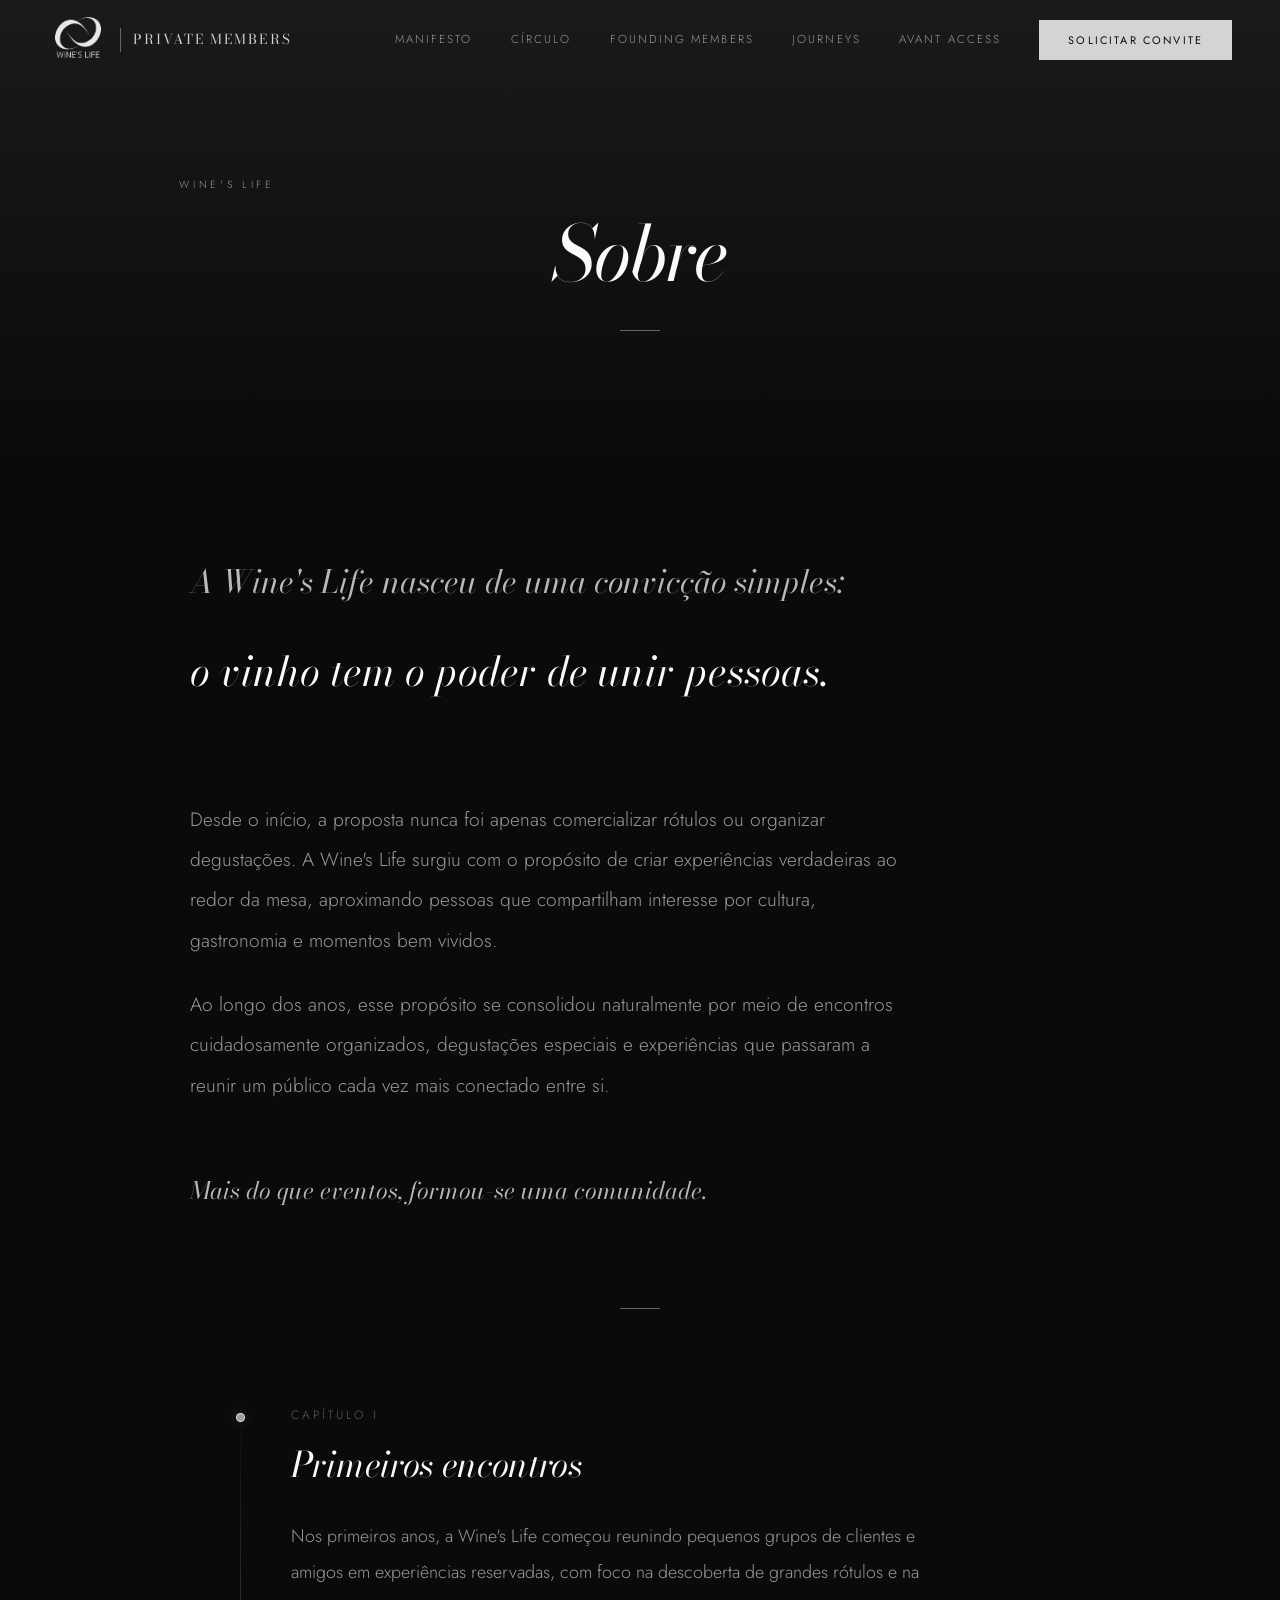
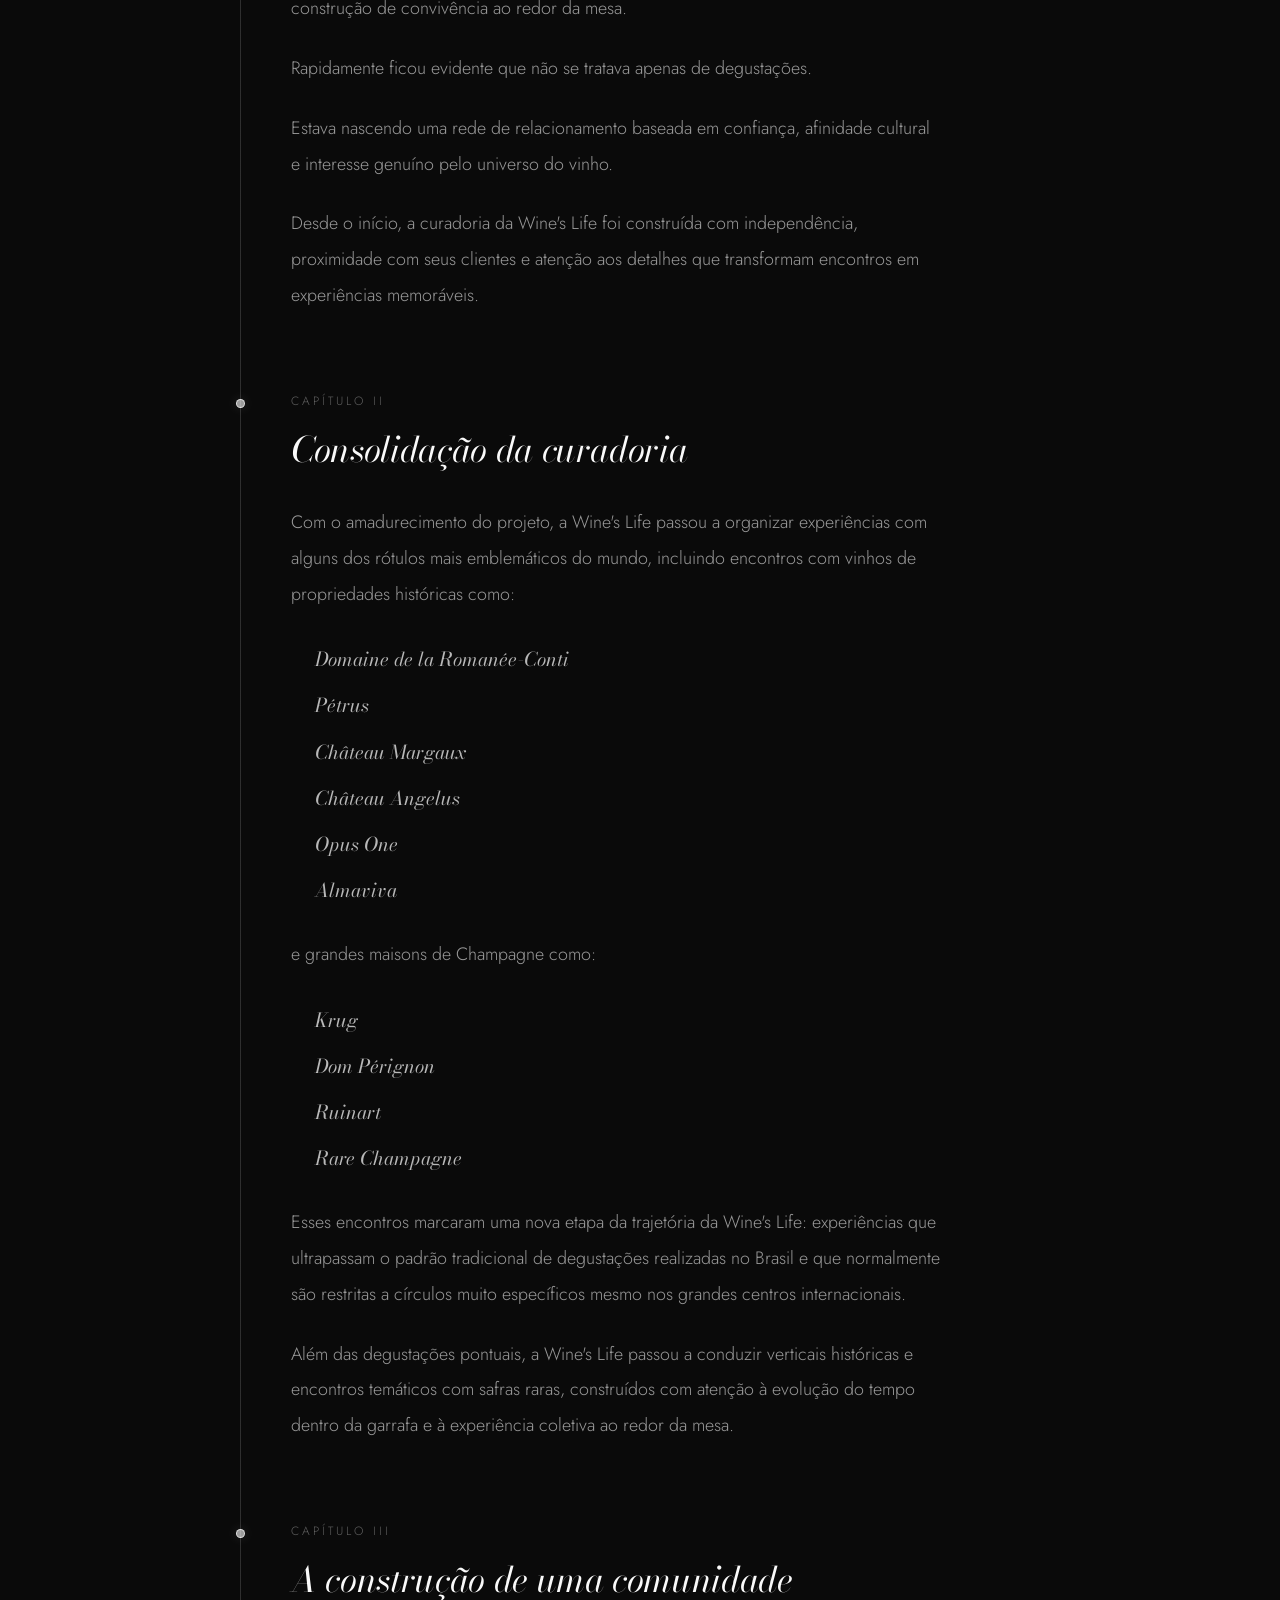
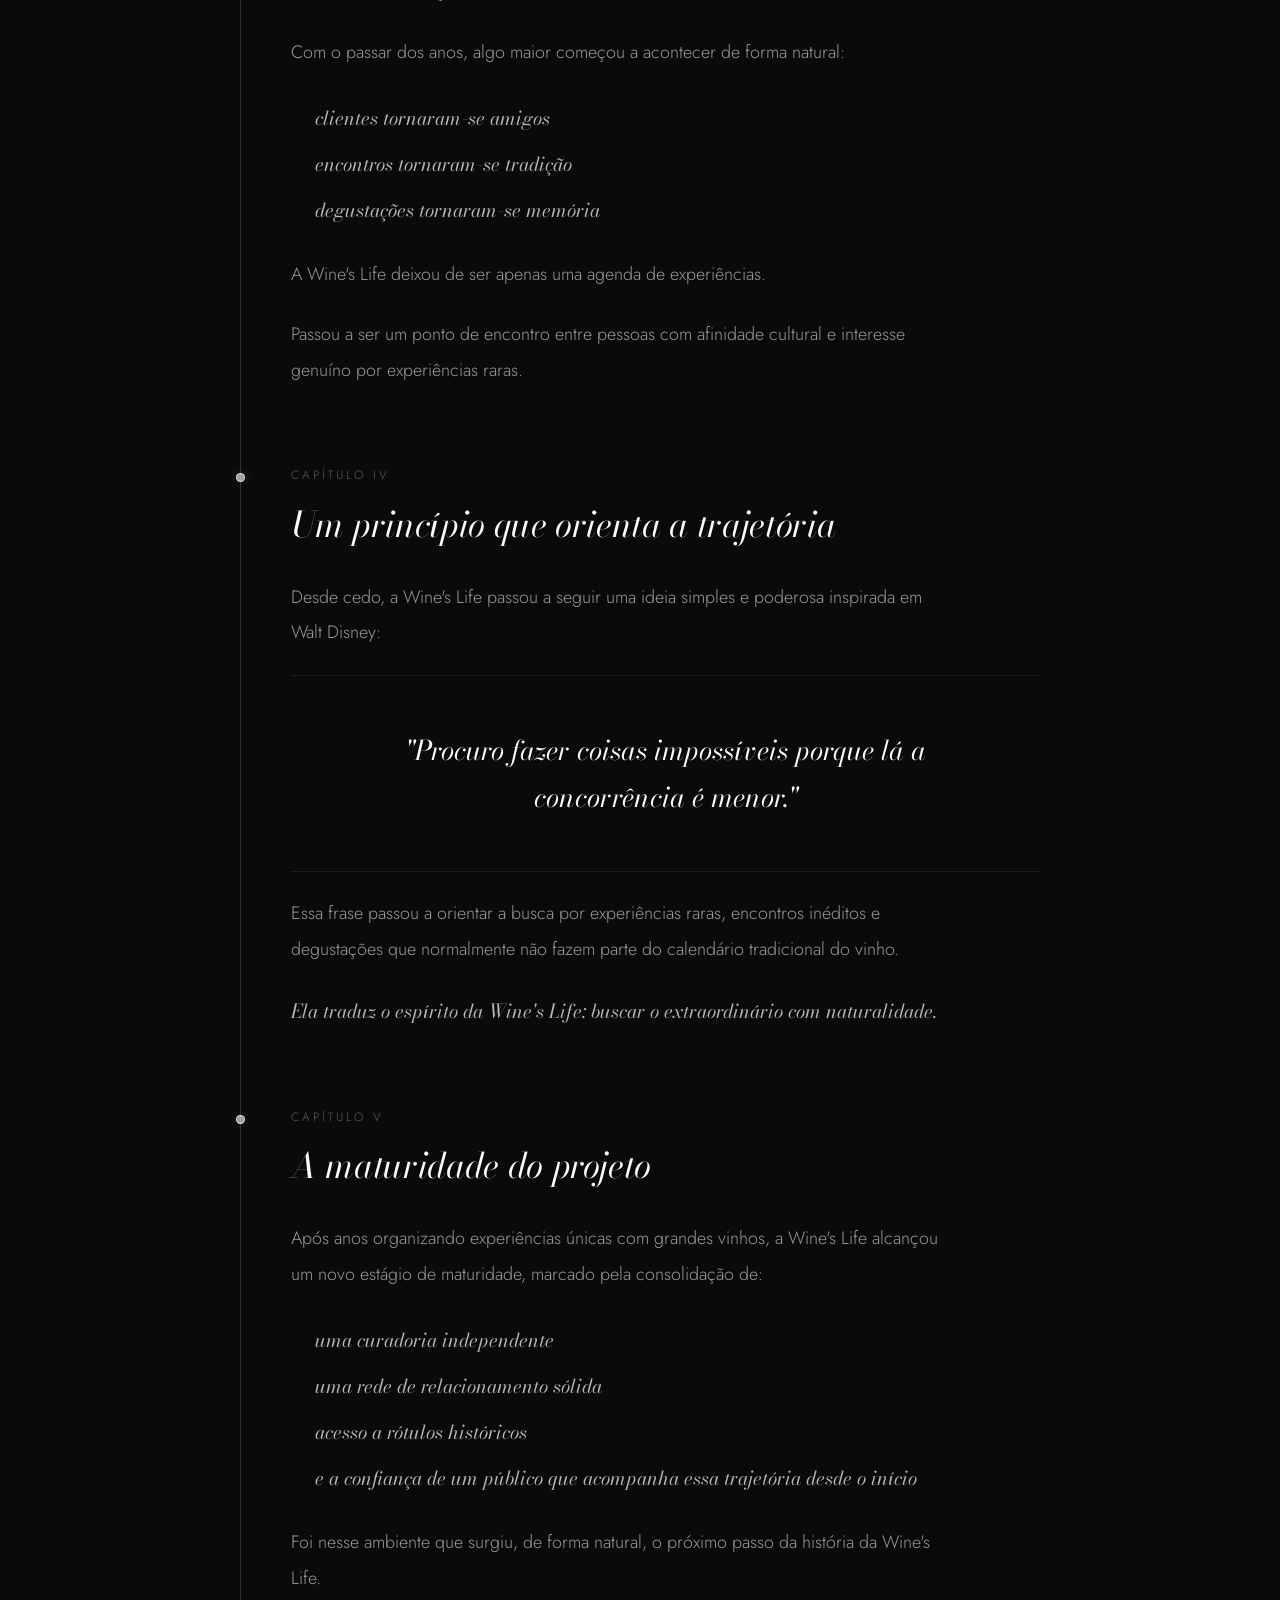
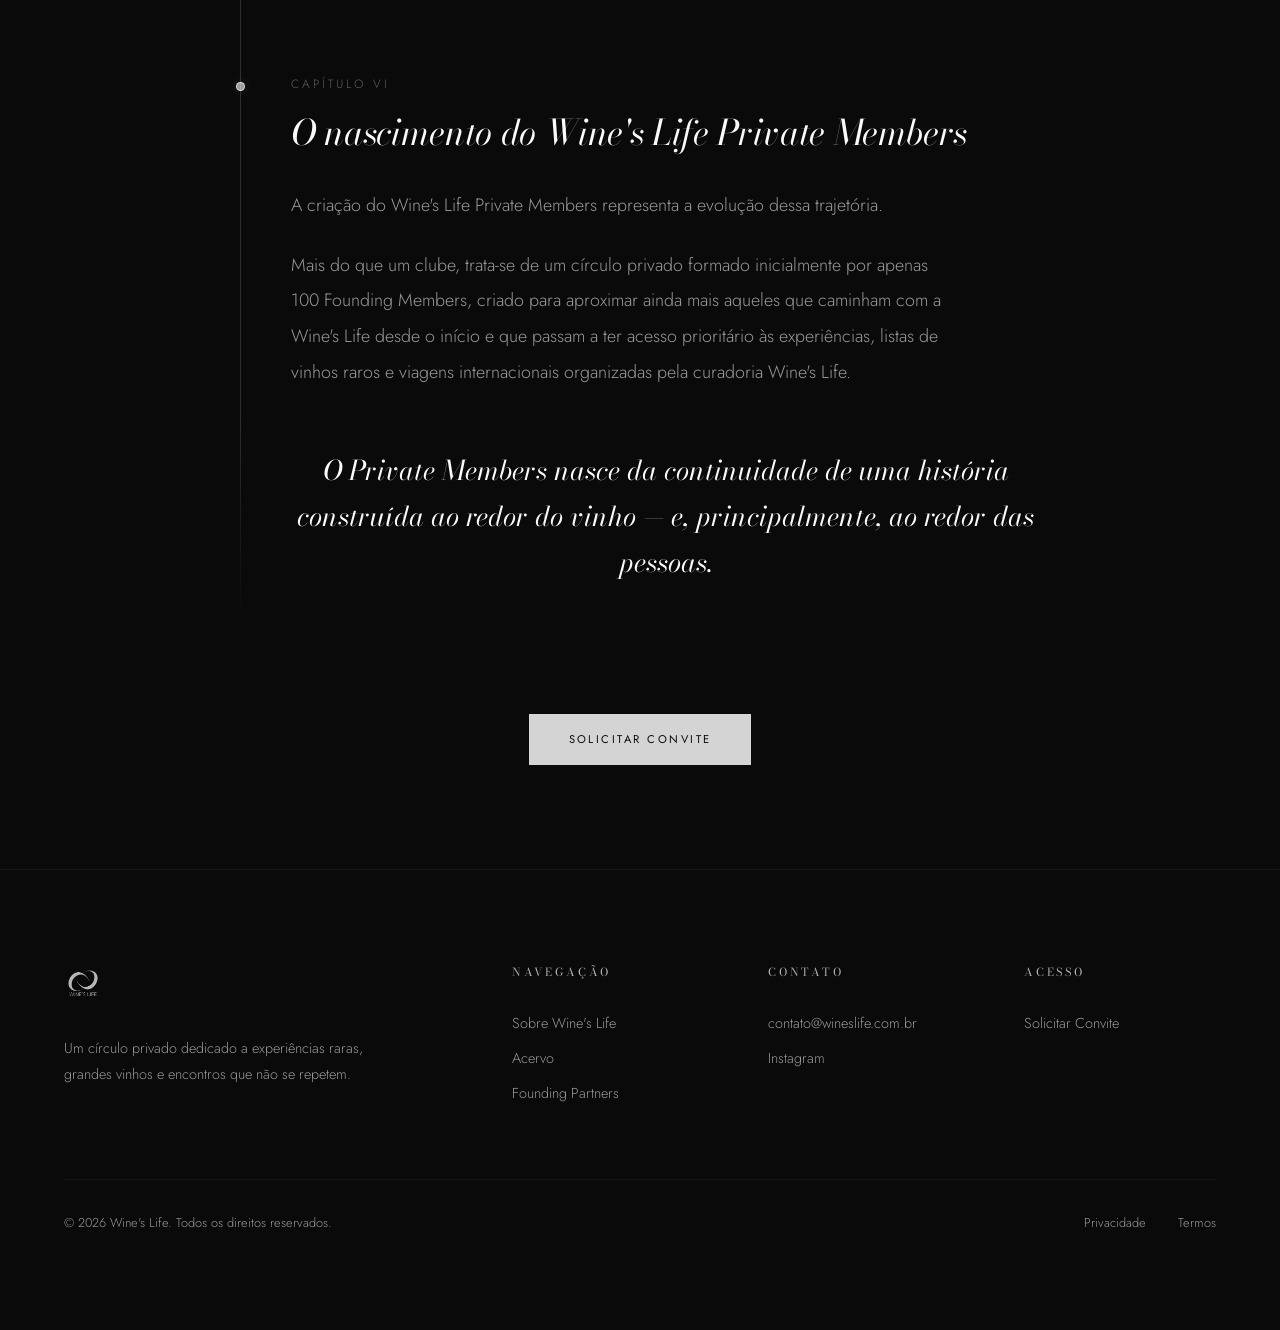
<file: about.html>
<!DOCTYPE html>
<html lang="pt-BR">
<head>
  <meta charset="UTF-8">
  <meta name="viewport" content="width=device-width, initial-scale=1.0">
  <title>Sobre — Wine's Life Private Members</title>
  <link rel="preconnect" href="https://fonts.googleapis.com">
  <link rel="preconnect" href="https://fonts.gstatic.com" crossorigin>
  <link href="https://fonts.googleapis.com/css2?family=Bodoni+Moda:ital,opsz,wght@0,6..96,400;0,6..96,500;0,6..96,600;0,6..96,700;1,6..96,400;1,6..96,500&family=Jost:wght@200;300;400;500&display=swap" rel="stylesheet">
  <link rel="stylesheet" href="css/style.css">

  <style>
    /* ── Timeline ── */
    .timeline {
      position: relative;
      padding: 0;
      max-width: 800px;
      margin: 0 auto;
    }

    /* Vertical line */
    .timeline::before {
      content: '';
      position: absolute;
      left: 0;
      top: 0;
      bottom: 0;
      width: 1px;
      background: linear-gradient(to bottom, transparent, rgba(255,255,255,0.15) 5%, rgba(255,255,255,0.15) 95%, transparent);
    }

    /* Each timeline block */
    .timeline__block {
      position: relative;
      padding-left: clamp(2.5rem, 4vw, 4rem);
      padding-bottom: clamp(4rem, 6vw, 6rem);
    }

    .timeline__block:last-child {
      padding-bottom: 0;
    }

    /* Dot on the line */
    .timeline__block::before {
      content: '';
      position: absolute;
      left: -4px;
      top: 8px;
      width: 9px;
      height: 9px;
      border-radius: 50%;
      background: rgba(255,255,255,0.25);
      border: 1px solid rgba(255,255,255,0.4);
      transition: background 0.4s ease, border-color 0.4s ease, box-shadow 0.4s ease;
    }

    .timeline__block.is-visible::before {
      background: rgba(255,255,255,0.6);
      border-color: rgba(255,255,255,0.7);
      box-shadow: 0 0 12px rgba(255,255,255,0.15);
    }

    /* Year / era label */
    .timeline__era {
      font-family: var(--font-body);
      font-size: 0.75rem;
      font-weight: 300;
      letter-spacing: 0.25em;
      text-transform: uppercase;
      color: rgba(255,255,255,0.35);
      margin-bottom: 1rem;
    }

    /* Section headings */
    .timeline__title {
      font-family: var(--font-display);
      font-size: clamp(1.6rem, 2.8vw, 2.2rem);
      font-weight: 400;
      font-style: italic;
      color: var(--white);
      margin-bottom: clamp(1.5rem, 2.5vw, 2rem);
      line-height: 1.3;
    }

    /* Body text */
    .timeline__text {
      color: var(--silver);
      font-size: clamp(1rem, 1.4vw, 1.15rem);
      line-height: 2;
      margin-bottom: 1.5rem;
    }

    .timeline__text:last-child {
      margin-bottom: 0;
    }

    /* Highlight / italic accent text */
    .timeline__accent {
      font-family: var(--font-display);
      font-style: italic;
      color: var(--silver-light);
      font-size: clamp(1.05rem, 1.5vw, 1.2rem);
      line-height: 2;
    }

    /* Wine list */
    .timeline__list {
      font-family: var(--font-display);
      font-style: italic;
      color: var(--silver-light);
      font-size: clamp(1.05rem, 1.5vw, 1.2rem);
      line-height: 2.4;
      padding-left: 1.5rem;
      margin-bottom: 1.5rem;
    }

    /* Quote block */
    .timeline__quote {
      font-family: var(--font-display);
      font-size: clamp(1.3rem, 2.2vw, 1.7rem);
      font-style: italic;
      color: var(--white);
      line-height: 1.7;
      text-align: center;
      padding: clamp(2rem, 4vw, 3.5rem) clamp(1rem, 3vw, 2.5rem);
      border-top: 1px solid rgba(255,255,255,0.08);
      border-bottom: 1px solid rgba(255,255,255,0.08);
      margin: 1.5rem 0;
    }

    /* Large intro text */
    .about-intro__lead {
      font-family: var(--font-display);
      font-size: clamp(1.5rem, 2.5vw, 2rem);
      font-style: italic;
      color: var(--silver-light);
      line-height: 1.7;
      margin-bottom: var(--space-md);
    }

    .about-intro__headline {
      font-family: var(--font-display);
      font-size: clamp(1.8rem, 3.2vw, 2.6rem);
      font-style: italic;
      color: var(--white);
      line-height: 1.5;
      margin-bottom: var(--space-xl);
    }

    .about-intro__body {
      color: var(--silver);
      font-size: clamp(1.05rem, 1.5vw, 1.2rem);
      line-height: 2.1;
      margin-bottom: 1.5rem;
    }

    .about-intro__close {
      font-family: var(--font-display);
      font-size: clamp(1.2rem, 2vw, 1.5rem);
      font-style: italic;
      color: var(--silver-light);
      line-height: 1.8;
      margin-top: var(--space-lg);
    }

    /* Closing statement */
    .timeline__closing {
      font-family: var(--font-display);
      font-size: clamp(1.3rem, 2.2vw, 1.7rem);
      font-style: italic;
      color: var(--white);
      line-height: 1.7;
      text-align: center;
      padding: var(--space-md) 0;
    }

    /* Line progress animation */
    .timeline__progress {
      position: absolute;
      left: 0;
      top: 0;
      width: 1px;
      height: 0;
      background: linear-gradient(to bottom, rgba(255,255,255,0.5), rgba(255,255,255,0.2));
      transition: height 0.1s linear;
      z-index: 1;
    }

    /* Responsive */
    @media (max-width: 768px) {
      .timeline {
        padding-left: 0.5rem;
      }
      .timeline__block {
        padding-left: 2rem;
      }
    }
  </style>
</head>
<body>

  <nav class="nav">
    <a href="index.html" class="nav__logo">
      <img src="images/logo wines semfundo.png" alt="Wine's Life">
      <span class="nav__logo-text">Private Members</span>
    </a>
    <div class="nav__links">
      <a href="index.html#manifesto" class="nav__link">Manifesto</a>
      <a href="index.html#circulo" class="nav__link">Círculo</a>
      <a href="index.html#founding" class="nav__link">Founding Members</a>
      <a href="index.html#journeys" class="nav__link">Journeys</a>
      <a href="index.html#avant-access" class="nav__link">Avant Access</a>
      <a href="invite.html" class="nav__cta">Solicitar Convite</a>
    </div>
    <div class="nav__toggle"><span></span><span></span><span></span></div>
  </nav>

  <div class="nav__mobile-menu">
    <a href="index.html">Home</a><a href="index.html#manifesto">Manifesto</a><a href="index.html#circulo">Círculo</a><a href="index.html#founding">Founding Members</a><a href="index.html#journeys">Journeys</a><a href="index.html#avant-access">Avant Access</a><a href="invite.html">Solicitar Convite</a>
  </div>

  <section class="page-header" style="padding-left: var(--space-md); padding-right: var(--space-md);">
    <p class="section__eyebrow reveal">Wine's Life</p>
    <h1 class="section__title reveal" style="font-style: italic;">Sobre</h1>
    <div class="section__divider reveal"></div>
  </section>

  <section class="section section--lg section--dark">
    <div class="section__narrow">

      <!-- Intro (sem timeline) -->
      <div class="reveal" style="margin-bottom: var(--space-xl);">
        <p class="about-intro__lead">
          A Wine's Life nasceu de uma convicção simples:
        </p>
        <p class="about-intro__headline">
          o vinho tem o poder de unir pessoas.
        </p>
        <p class="about-intro__body">
          Desde o início, a proposta nunca foi apenas comercializar rótulos ou organizar degustações. A Wine's Life surgiu com o propósito de criar experiências verdadeiras ao redor da mesa, aproximando pessoas que compartilham interesse por cultura, gastronomia e momentos bem vividos.
        </p>
        <p class="about-intro__body">
          Ao longo dos anos, esse propósito se consolidou naturalmente por meio de encontros cuidadosamente organizados, degustações especiais e experiências que passaram a reunir um público cada vez mais conectado entre si.
        </p>
        <p class="about-intro__close">
          Mais do que eventos, formou-se uma comunidade.
        </p>
      </div>

      <div class="section__divider" style="margin: var(--space-xl) auto;"></div>

      <!-- Timeline -->
      <div class="timeline">
        <div class="timeline__progress"></div>

        <!-- 01 — Primeiros encontros -->
        <div class="timeline__block reveal">
          <div class="timeline__era">Capítulo I</div>
          <h2 class="timeline__title">Primeiros encontros</h2>
          <p class="timeline__text">
            Nos primeiros anos, a Wine's Life começou reunindo pequenos grupos de clientes e amigos em experiências reservadas, com foco na descoberta de grandes rótulos e na construção de convivência ao redor da mesa.
          </p>
          <p class="timeline__text">
            Rapidamente ficou evidente que não se tratava apenas de degustações.
          </p>
          <p class="timeline__text">
            Estava nascendo uma rede de relacionamento baseada em confiança, afinidade cultural e interesse genuíno pelo universo do vinho.
          </p>
          <p class="timeline__text">
            Desde o início, a curadoria da Wine's Life foi construída com independência, proximidade com seus clientes e atenção aos detalhes que transformam encontros em experiências memoráveis.
          </p>
        </div>

        <!-- 02 — Consolidação -->
        <div class="timeline__block reveal">
          <div class="timeline__era">Capítulo II</div>
          <h2 class="timeline__title">Consolidação da curadoria</h2>
          <p class="timeline__text">
            Com o amadurecimento do projeto, a Wine's Life passou a organizar experiências com alguns dos rótulos mais emblemáticos do mundo, incluindo encontros com vinhos de propriedades históricas como:
          </p>
          <div class="timeline__list">
            Domaine de la Romanée-Conti<br>
            Pétrus<br>
            Château Margaux<br>
            Château Angelus<br>
            Opus One<br>
            Almaviva
          </div>
          <p class="timeline__text">
            e grandes maisons de Champagne como:
          </p>
          <div class="timeline__list">
            Krug<br>
            Dom Pérignon<br>
            Ruinart<br>
            Rare Champagne
          </div>
          <p class="timeline__text">
            Esses encontros marcaram uma nova etapa da trajetória da Wine's Life: experiências que ultrapassam o padrão tradicional de degustações realizadas no Brasil e que normalmente são restritas a círculos muito específicos mesmo nos grandes centros internacionais.
          </p>
          <p class="timeline__text">
            Além das degustações pontuais, a Wine's Life passou a conduzir verticais históricas e encontros temáticos com safras raras, construídos com atenção à evolução do tempo dentro da garrafa e à experiência coletiva ao redor da mesa.
          </p>
        </div>

        <!-- 03 — Comunidade -->
        <div class="timeline__block reveal">
          <div class="timeline__era">Capítulo III</div>
          <h2 class="timeline__title">A construção de uma comunidade</h2>
          <p class="timeline__text">
            Com o passar dos anos, algo maior começou a acontecer de forma natural:
          </p>
          <div class="timeline__list">
            clientes tornaram-se amigos<br>
            encontros tornaram-se tradição<br>
            degustações tornaram-se memória
          </div>
          <p class="timeline__text">
            A Wine's Life deixou de ser apenas uma agenda de experiências.
          </p>
          <p class="timeline__text">
            Passou a ser um ponto de encontro entre pessoas com afinidade cultural e interesse genuíno por experiências raras.
          </p>
        </div>

        <!-- 04 — Princípio -->
        <div class="timeline__block reveal">
          <div class="timeline__era">Capítulo IV</div>
          <h2 class="timeline__title">Um princípio que orienta a trajetória</h2>
          <p class="timeline__text">
            Desde cedo, a Wine's Life passou a seguir uma ideia simples e poderosa inspirada em Walt Disney:
          </p>
          <div class="timeline__quote">
            "Procuro fazer coisas impossíveis porque lá a concorrência é menor."
          </div>
          <p class="timeline__text">
            Essa frase passou a orientar a busca por experiências raras, encontros inéditos e degustações que normalmente não fazem parte do calendário tradicional do vinho.
          </p>
          <p class="timeline__accent">
            Ela traduz o espírito da Wine's Life: buscar o extraordinário com naturalidade.
          </p>
        </div>

        <!-- 05 — Maturidade -->
        <div class="timeline__block reveal">
          <div class="timeline__era">Capítulo V</div>
          <h2 class="timeline__title">A maturidade do projeto</h2>
          <p class="timeline__text">
            Após anos organizando experiências únicas com grandes vinhos, a Wine's Life alcançou um novo estágio de maturidade, marcado pela consolidação de:
          </p>
          <div class="timeline__list">
            uma curadoria independente<br>
            uma rede de relacionamento sólida<br>
            acesso a rótulos históricos<br>
            e a confiança de um público que acompanha essa trajetória desde o início
          </div>
          <p class="timeline__text">
            Foi nesse ambiente que surgiu, de forma natural, o próximo passo da história da Wine's Life.
          </p>
        </div>

        <!-- 06 — Private Members -->
        <div class="timeline__block reveal">
          <div class="timeline__era">Capítulo VI</div>
          <h2 class="timeline__title">O nascimento do Wine's Life Private Members</h2>
          <p class="timeline__text">
            A criação do Wine's Life Private Members representa a evolução dessa trajetória.
          </p>
          <p class="timeline__text">
            Mais do que um clube, trata-se de um círculo privado formado inicialmente por apenas 100 Founding Members, criado para aproximar ainda mais aqueles que caminham com a Wine's Life desde o início e que passam a ter acesso prioritário às experiências, listas de vinhos raros e viagens internacionais organizadas pela curadoria Wine's Life.
          </p>
          <p class="timeline__closing">
            O Private Members nasce da continuidade de uma história construída ao redor do vinho — e, principalmente, ao redor das pessoas.
          </p>
        </div>

      </div><!-- /timeline -->

      <div style="text-align: center; margin-top: var(--space-xl);" class="reveal">
        <a href="invite.html" class="btn btn--primary">Solicitar Convite</a>
      </div>

    </div>
  </section>

  <footer class="footer">
    <div class="footer__inner">
      <div class="footer__brand">
        <img src="images/logo wines semfundo.png" alt="Wine's Life">
        <p>Um círculo privado dedicado a experiências raras, grandes vinhos e encontros que não se repetem.</p>
      </div>

      <div>
        <h5 class="footer__col-title">Navegação</h5>
        <div class="footer__links">
          <a href="about.html">Sobre Wine's Life</a>
          <a href="acervo.html">Acervo</a>
          <a href="index.html#founding">Founding Partners</a>
        </div>
      </div>

      <div>
        <h5 class="footer__col-title">Contato</h5>
        <div class="footer__links">
          <a href="mailto:contato@wineslife.com.br">contato@wineslife.com.br</a>
          <a href="https://www.instagram.com/wineslife_/" target="_blank" rel="noopener">Instagram</a>
        </div>
      </div>

      <div>
        <h5 class="footer__col-title">Acesso</h5>
        <div class="footer__links">
          <a href="invite.html">Solicitar Convite</a>
        </div>
      </div>
    </div>
    <div class="footer__bottom"><p class="footer__copy">&copy; 2026 Wine's Life. Todos os direitos reservados.</p><div class="footer__legal"><a href="#">Privacidade</a><a href="#">Termos</a></div></div>
  </footer>

  <script src="js/main.js"></script>

  <script>
    /* ── Timeline progress line + dot activation ── */
    (function() {
      var timeline = document.querySelector('.timeline');
      var progress = document.querySelector('.timeline__progress');
      var blocks = document.querySelectorAll('.timeline__block');
      if (!timeline || !progress) return;

      function updateTimeline() {
        var rect = timeline.getBoundingClientRect();
        var timelineTop = rect.top;
        var timelineHeight = rect.height;
        var viewportH = window.innerHeight;

        // Progress: how far the viewport center has traveled through the timeline
        var trigger = viewportH * 0.6;
        var scrolled = trigger - timelineTop;
        var pct = Math.max(0, Math.min(1, scrolled / timelineHeight));
        progress.style.height = (pct * 100) + '%';

        // Activate dots
        blocks.forEach(function(block) {
          var bRect = block.getBoundingClientRect();
          if (bRect.top < trigger) {
            block.classList.add('is-visible');
          }
        });
      }

      window.addEventListener('scroll', updateTimeline, { passive: true });
      updateTimeline();
    })();
  </script>
</body>
</html>
</file>
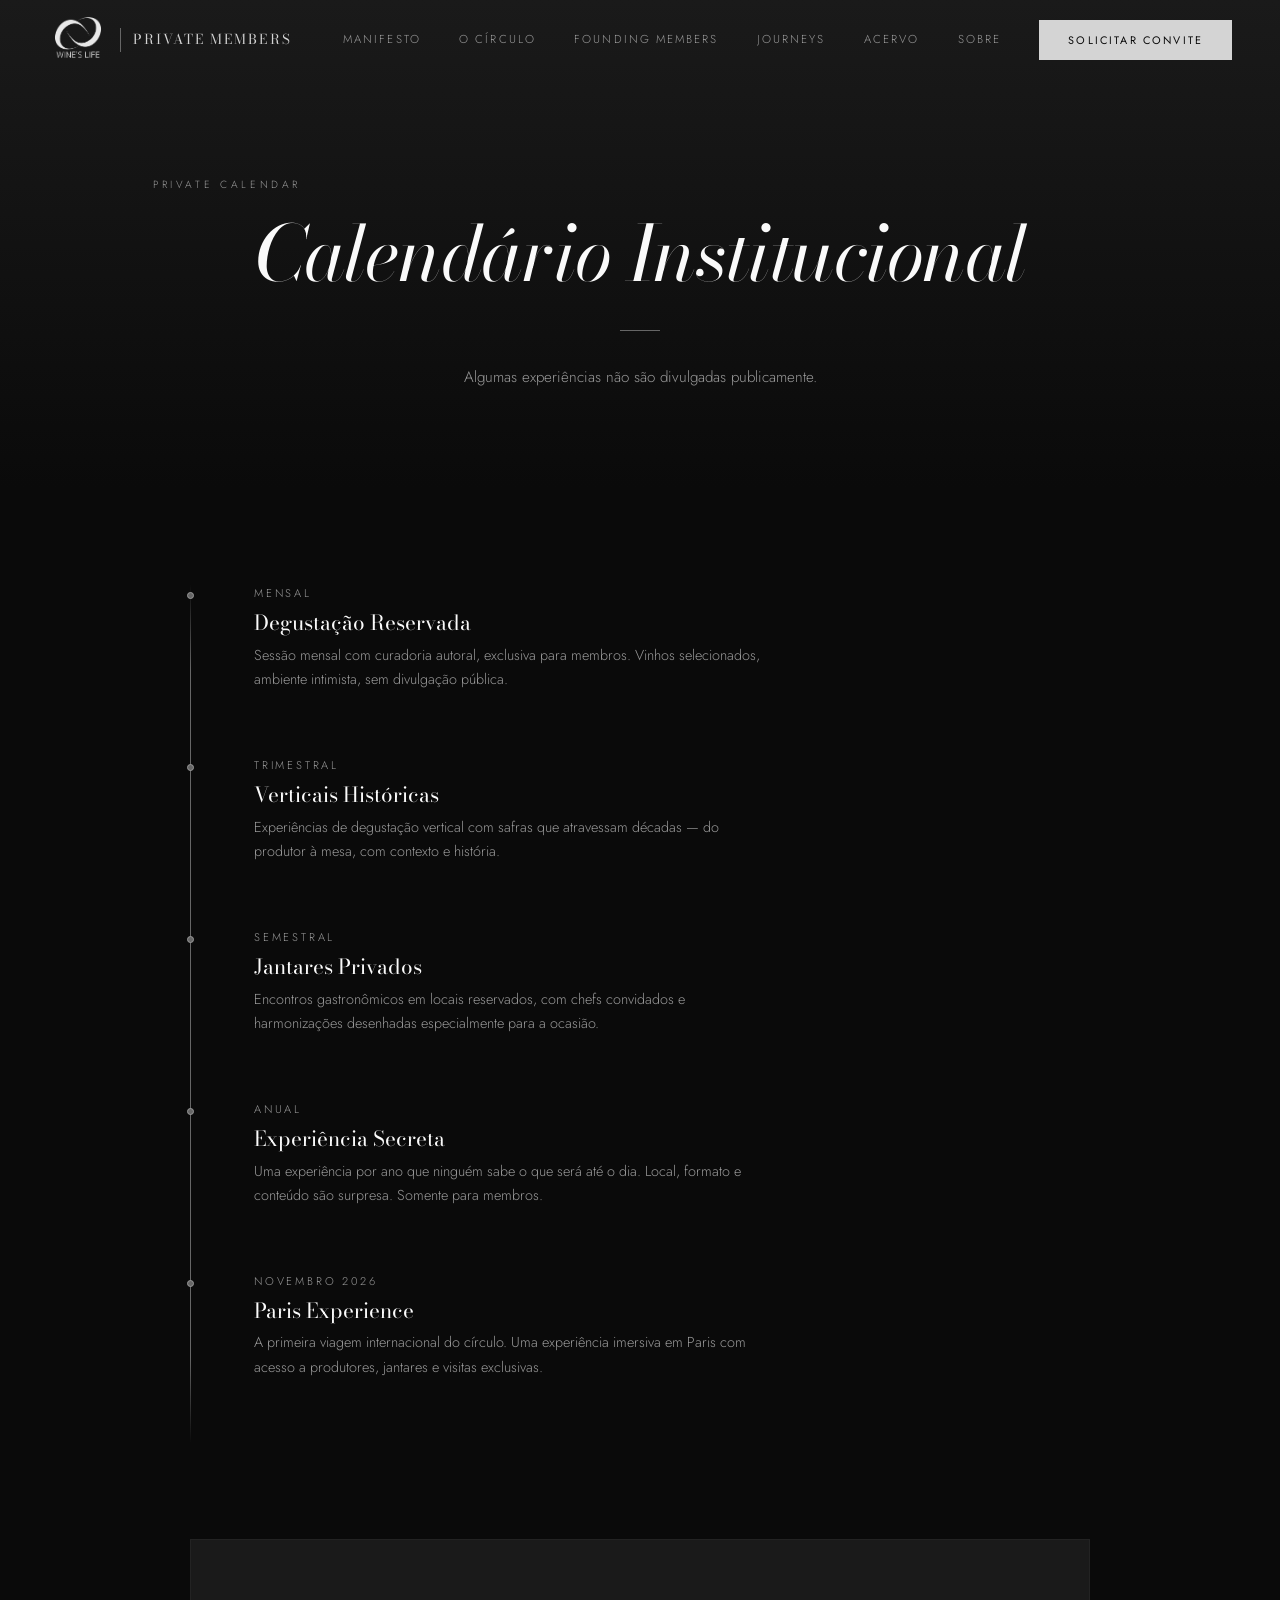
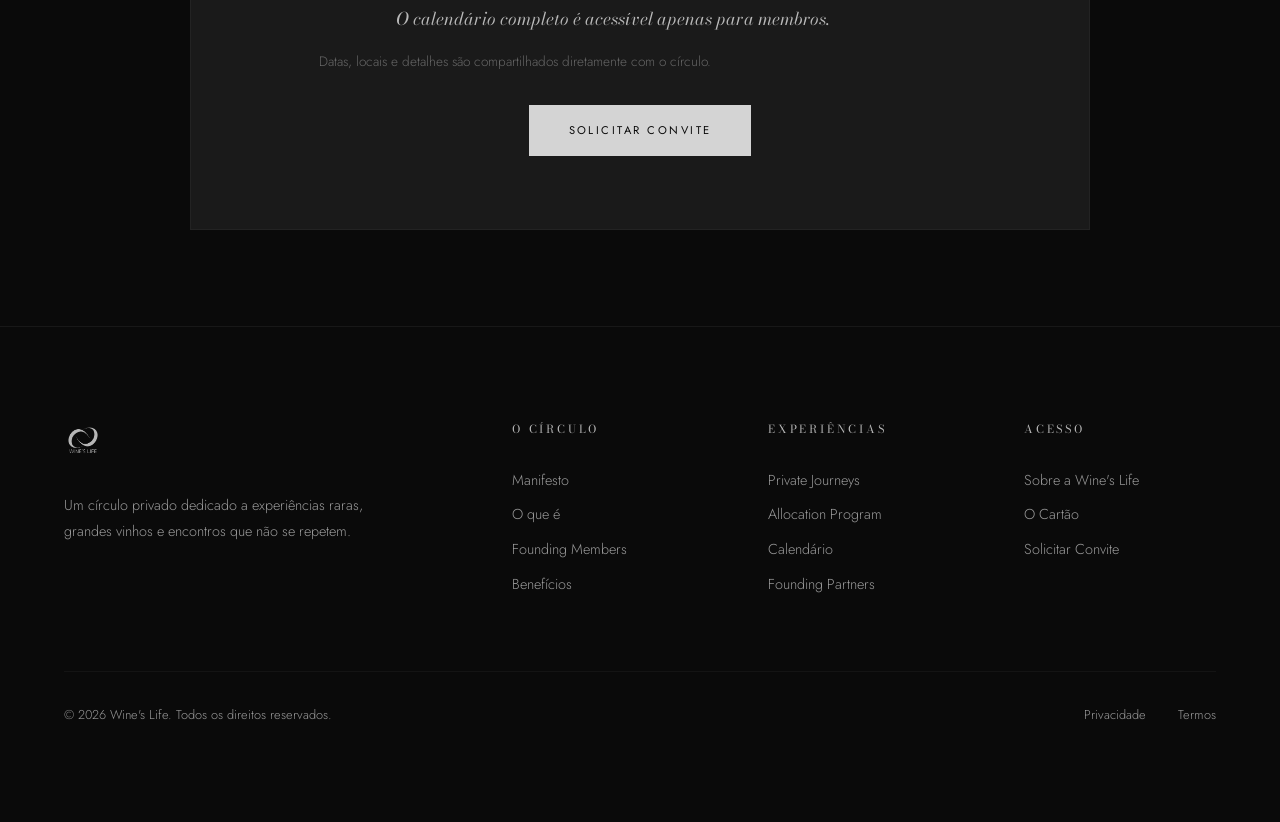
<file: calendar.html>
<!DOCTYPE html>
<html lang="pt-BR">
<head>
  <meta charset="UTF-8">
  <meta name="viewport" content="width=device-width, initial-scale=1.0">
  <title>Private Calendar — Wine's Life Private Members</title>
  <link rel="preconnect" href="https://fonts.googleapis.com">
  <link rel="preconnect" href="https://fonts.gstatic.com" crossorigin>
  <link href="https://fonts.googleapis.com/css2?family=Bodoni+Moda:ital,opsz,wght@0,6..96,400;0,6..96,500;0,6..96,600;0,6..96,700;1,6..96,400;1,6..96,500&family=Jost:wght@200;300;400;500&display=swap" rel="stylesheet">
  <link rel="stylesheet" href="css/style.css">
</head>
<body>

  <nav class="nav">
    <a href="index.html" class="nav__logo">
      <img src="images/logo wines semfundo.png" alt="Wine's Life">
      <span class="nav__logo-text">Private Members</span>
    </a>
    <div class="nav__links">
      <a href="manifesto.html" class="nav__link">Manifesto</a>
      <a href="private-members.html" class="nav__link">O Círculo</a>
      <a href="founding-members.html" class="nav__link">Founding Members</a>
      <a href="journeys.html" class="nav__link">Journeys</a>
      <a href="acervo.html" class="nav__link">Acervo</a>
      <a href="about.html" class="nav__link">Sobre</a>
      <a href="invite.html" class="nav__cta">Solicitar Convite</a>
    </div>
    <div class="nav__toggle"><span></span><span></span><span></span></div>
  </nav>

  <div class="nav__mobile-menu">
    <a href="index.html">Home</a><a href="manifesto.html">Manifesto</a><a href="private-members.html">O Círculo</a><a href="founding-members.html">Founding Members</a><a href="journeys.html">Private Journeys</a><a href="acervo.html">Acervo</a><a href="about.html">Sobre</a><a href="invite.html">Solicitar Convite</a>
  </div>

  <section class="page-header" style="padding-left: var(--space-md); padding-right: var(--space-md);">
    <p class="section__eyebrow reveal">Private Calendar</p>
    <h1 class="section__title reveal" style="font-style: italic;">Calendário Institucional</h1>
    <div class="section__divider reveal"></div>
    <p class="section__description reveal">
      Algumas experiências não são divulgadas publicamente.
    </p>
  </section>

  <section class="section section--lg section--dark">
    <div class="section__narrow">

      <div class="timeline reveal">
        <div class="timeline__item">
          <p class="timeline__date">Mensal</p>
          <h3 class="timeline__title">Degustação Reservada</h3>
          <p class="timeline__text">Sessão mensal com curadoria autoral, exclusiva para membros. Vinhos selecionados, ambiente intimista, sem divulgação pública.</p>
        </div>

        <div class="timeline__item">
          <p class="timeline__date">Trimestral</p>
          <h3 class="timeline__title">Verticais Históricas</h3>
          <p class="timeline__text">Experiências de degustação vertical com safras que atravessam décadas — do produtor à mesa, com contexto e história.</p>
        </div>

        <div class="timeline__item">
          <p class="timeline__date">Semestral</p>
          <h3 class="timeline__title">Jantares Privados</h3>
          <p class="timeline__text">Encontros gastronômicos em locais reservados, com chefs convidados e harmonizações desenhadas especialmente para a ocasião.</p>
        </div>

        <div class="timeline__item">
          <p class="timeline__date">Anual</p>
          <h3 class="timeline__title">Experiência Secreta</h3>
          <p class="timeline__text">Uma experiência por ano que ninguém sabe o que será até o dia. Local, formato e conteúdo são surpresa. Somente para membros.</p>
        </div>

        <div class="timeline__item">
          <p class="timeline__date">Novembro 2026</p>
          <h3 class="timeline__title">Paris Experience</h3>
          <p class="timeline__text">A primeira viagem internacional do círculo. Uma experiência imersiva em Paris com acesso a produtores, jantares e visitas exclusivas.</p>
        </div>
      </div>

      <div style="text-align: center; margin-top: var(--space-xl); padding: var(--space-lg); border: 1px solid rgba(255,255,255,0.04); background: var(--graphite);" class="reveal">
        <p style="font-family: var(--font-display); font-size: 1.1rem; font-style: italic; color: var(--silver-light); margin-bottom: var(--space-sm);">
          O calendário completo é acessível apenas para membros.
        </p>
        <p style="font-size: 0.85rem; color: var(--silver-dark); margin-bottom: var(--space-md);">
          Datas, locais e detalhes são compartilhados diretamente com o círculo.
        </p>
        <a href="invite.html" class="btn btn--primary">Solicitar Convite</a>
      </div>

    </div>
  </section>

  <footer class="footer">
    <div class="footer__inner">
      <div class="footer__brand"><img src="images/logo wines semfundo.png" alt="Wine's Life"><p>Um círculo privado dedicado a experiências raras, grandes vinhos e encontros que não se repetem.</p></div>
      <div><h5 class="footer__col-title">O Círculo</h5><div class="footer__links"><a href="manifesto.html">Manifesto</a><a href="private-members.html">O que é</a><a href="founding-members.html">Founding Members</a><a href="benefits.html">Benefícios</a></div></div>
      <div><h5 class="footer__col-title">Experiências</h5><div class="footer__links"><a href="journeys.html">Private Journeys</a><a href="allocation.html">Allocation Program</a><a href="calendar.html">Calendário</a><a href="partners.html">Founding Partners</a></div></div>
      <div><h5 class="footer__col-title">Acesso</h5><div class="footer__links"><a href="about.html">Sobre a Wine's Life</a><a href="card.html">O Cartão</a><a href="invite.html">Solicitar Convite</a></div></div>
    </div>
    <div class="footer__bottom"><p class="footer__copy">&copy; 2026 Wine's Life. Todos os direitos reservados.</p><div class="footer__legal"><a href="#">Privacidade</a><a href="#">Termos</a></div></div>
  </footer>

  <script src="js/main.js"></script>
</body>
</html>
</file>
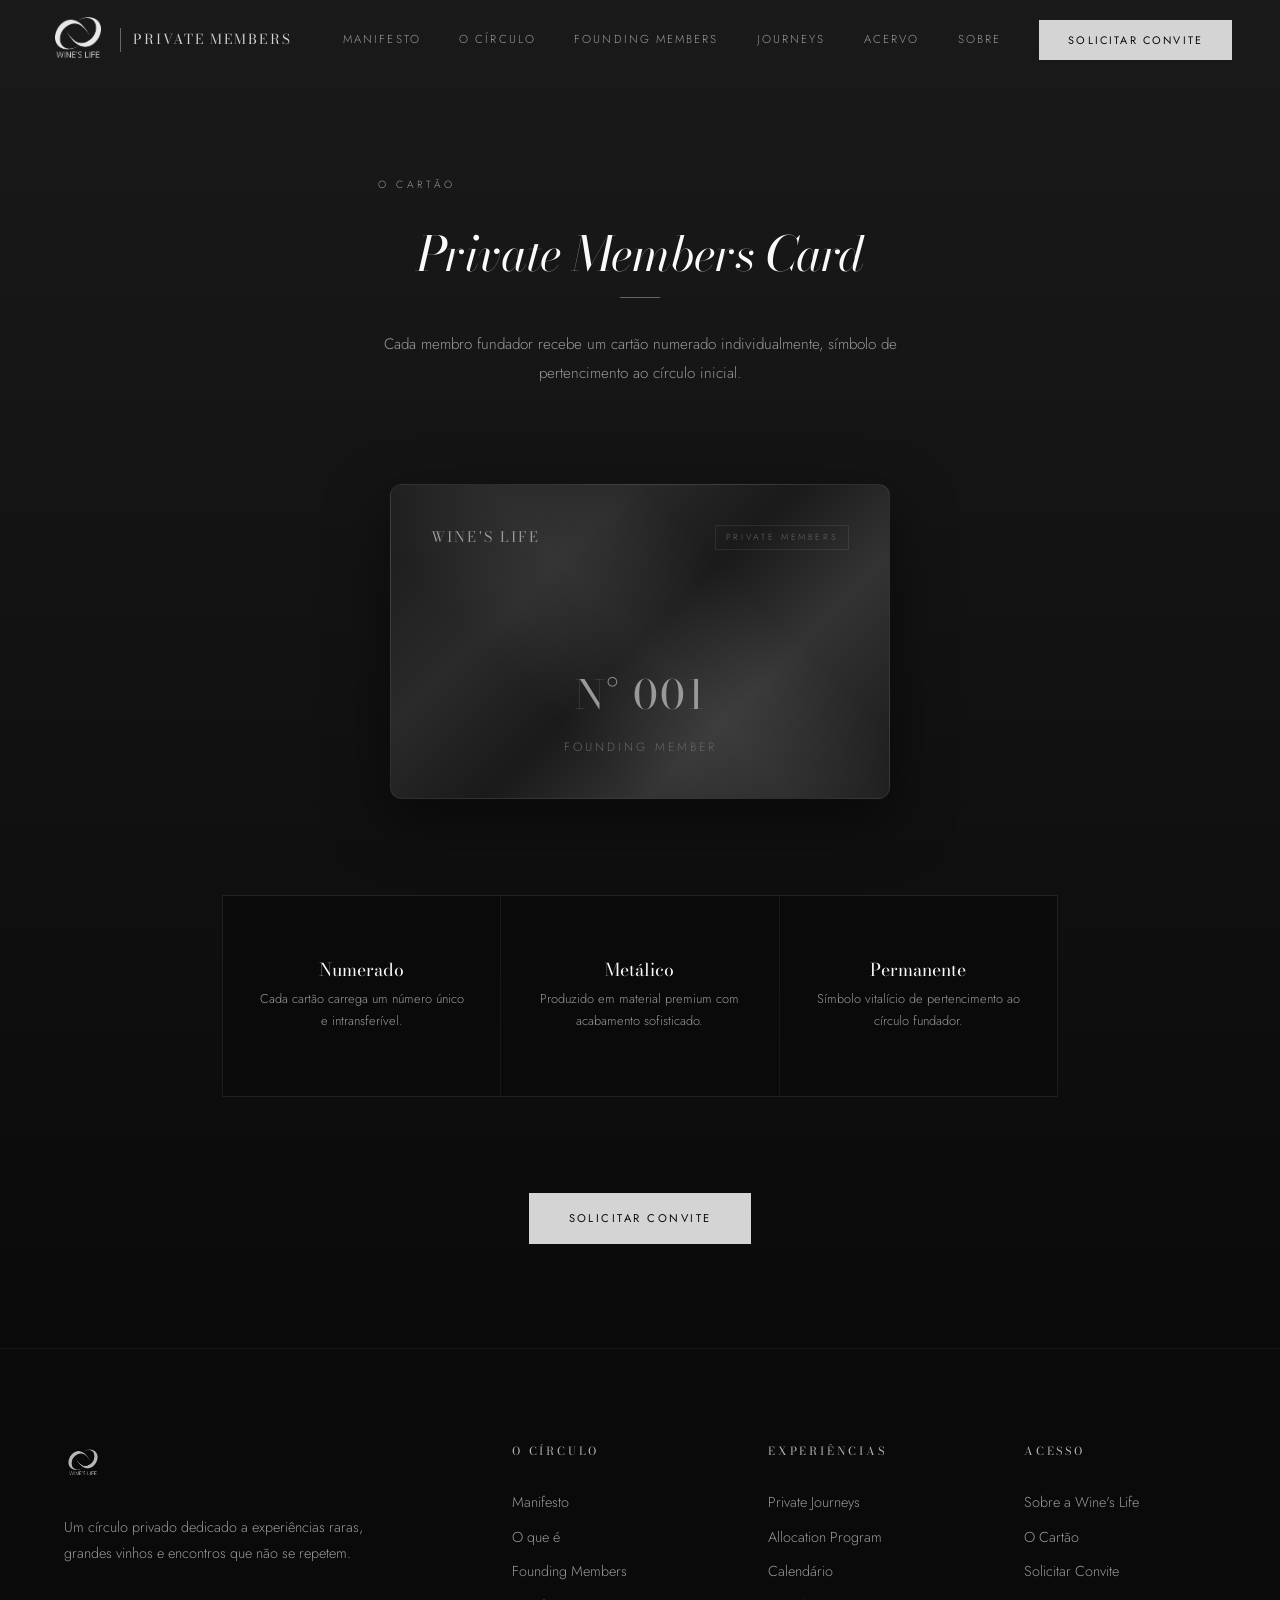
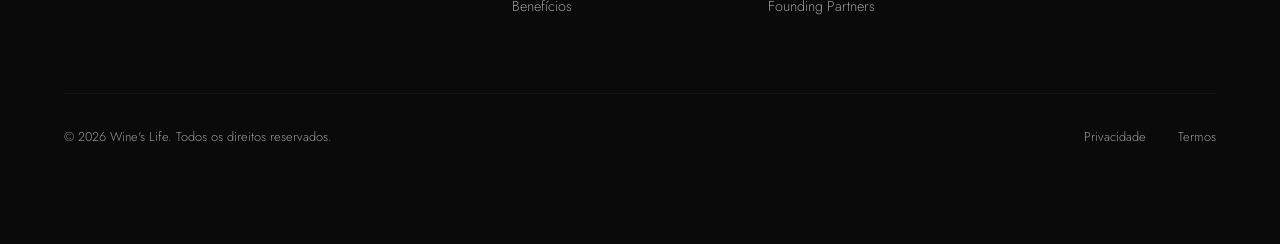
<file: card.html>
<!DOCTYPE html>
<html lang="pt-BR">
<head>
  <meta charset="UTF-8">
  <meta name="viewport" content="width=device-width, initial-scale=1.0">
  <title>O Cartão — Wine's Life Private Members</title>
  <link rel="preconnect" href="https://fonts.googleapis.com">
  <link rel="preconnect" href="https://fonts.gstatic.com" crossorigin>
  <link href="https://fonts.googleapis.com/css2?family=Bodoni+Moda:ital,opsz,wght@0,6..96,400;0,6..96,500;0,6..96,600;0,6..96,700;1,6..96,400;1,6..96,500&family=Jost:wght@200;300;400;500&display=swap" rel="stylesheet">
  <link rel="stylesheet" href="css/style.css">
  <style>
    .card-showcase {
      min-height: 80vh;
      display: flex;
      align-items: center;
      justify-content: center;
      padding-top: var(--nav-height);
      background: linear-gradient(180deg, var(--graphite) 0%, var(--noir) 100%);
    }

    .card-showcase__inner {
      max-width: 900px;
      margin: 0 auto;
      padding: var(--space-xl) var(--space-md);
      text-align: center;
    }

    .card-visual {
      position: relative;
      margin: var(--space-xl) auto;
      max-width: 500px;
    }

    .card-mockup {
      width: 100%;
      aspect-ratio: 1.586;
      background: linear-gradient(135deg, #1a1a1a 0%, #2a2a2a 30%, #1a1a1a 50%, #333 70%, #1a1a1a 100%);
      border: 1px solid rgba(255,255,255,0.08);
      border-radius: 12px;
      display: flex;
      flex-direction: column;
      justify-content: space-between;
      padding: clamp(1.5rem, 4vw, 2.5rem);
      position: relative;
      overflow: hidden;
      box-shadow: 0 20px 60px rgba(0,0,0,0.5), 0 0 1px rgba(255,255,255,0.1);
    }

    .card-mockup::before {
      content: '';
      position: absolute;
      top: -50%;
      left: -50%;
      width: 200%;
      height: 200%;
      background: linear-gradient(
        45deg,
        transparent 40%,
        rgba(255,255,255,0.03) 45%,
        rgba(255,255,255,0.05) 50%,
        rgba(255,255,255,0.03) 55%,
        transparent 60%
      );
      animation: cardShine 6s ease-in-out infinite;
    }

    @keyframes cardShine {
      0%, 100% { transform: translateX(-30%) translateY(-30%) rotate(0deg); }
      50% { transform: translateX(30%) translateY(30%) rotate(0deg); }
    }

    .card-mockup__top {
      display: flex;
      justify-content: space-between;
      align-items: flex-start;
      position: relative;
      z-index: 1;
    }

    .card-mockup__logo {
      font-family: var(--font-display);
      font-size: clamp(0.7rem, 1.5vw, 0.9rem);
      letter-spacing: 0.15em;
      text-transform: uppercase;
      color: var(--silver);
      font-weight: 400;
    }

    .card-mockup__badge {
      font-size: 0.55rem;
      letter-spacing: 0.3em;
      text-transform: uppercase;
      color: var(--silver-dark);
      border: 1px solid rgba(255,255,255,0.08);
      padding: 0.25rem 0.6rem;
    }

    .card-mockup__bottom {
      position: relative;
      z-index: 1;
    }

    .card-mockup__number {
      font-family: var(--font-display);
      font-size: clamp(1.5rem, 4vw, 2.5rem);
      font-weight: 300;
      color: var(--silver);
      letter-spacing: 0.05em;
      margin-bottom: 0.5rem;
    }

    .card-mockup__name {
      font-family: var(--font-body);
      font-size: clamp(0.6rem, 1vw, 0.75rem);
      letter-spacing: 0.25em;
      text-transform: uppercase;
      color: var(--silver-dark);
    }

    .card-details {
      display: grid;
      grid-template-columns: repeat(3, 1fr);
      gap: 1px;
      background: rgba(255,255,255,0.04);
      border: 1px solid rgba(255,255,255,0.04);
      margin-top: var(--space-xl);
    }

    .card-detail {
      background: var(--noir);
      padding: var(--space-lg) var(--space-md);
      text-align: center;
    }

    .card-detail__title {
      font-family: var(--font-display);
      font-size: 1.1rem;
      color: var(--white);
      margin-bottom: 0.5rem;
    }

    .card-detail__text {
      font-size: 0.8rem;
      color: var(--silver);
      line-height: 1.7;
    }

    @media (max-width: 480px) {
      .card-details { grid-template-columns: 1fr; }
    }
  </style>
</head>
<body>

  <nav class="nav">
    <a href="index.html" class="nav__logo">
      <img src="images/logo wines semfundo.png" alt="Wine's Life">
      <span class="nav__logo-text">Private Members</span>
    </a>
    <div class="nav__links">
      <a href="manifesto.html" class="nav__link">Manifesto</a>
      <a href="private-members.html" class="nav__link">O Círculo</a>
      <a href="founding-members.html" class="nav__link">Founding Members</a>
      <a href="journeys.html" class="nav__link">Journeys</a>
      <a href="acervo.html" class="nav__link">Acervo</a>
      <a href="about.html" class="nav__link">Sobre</a>
      <a href="invite.html" class="nav__cta">Solicitar Convite</a>
    </div>
    <div class="nav__toggle"><span></span><span></span><span></span></div>
  </nav>

  <div class="nav__mobile-menu">
    <a href="index.html">Home</a><a href="manifesto.html">Manifesto</a><a href="private-members.html">O Círculo</a><a href="founding-members.html">Founding Members</a><a href="journeys.html">Private Journeys</a><a href="acervo.html">Acervo</a><a href="about.html">Sobre</a><a href="invite.html">Solicitar Convite</a>
  </div>

  <section class="card-showcase">
    <div class="card-showcase__inner">
      <p class="section__eyebrow reveal" style="margin-bottom: var(--space-md);">O Cartão</p>
      <h1 style="font-family: var(--font-display); font-size: clamp(2rem, 4vw, 3rem); font-weight: 300; color: var(--white); font-style: italic; margin-bottom: var(--space-sm);" class="reveal">
        Private Members Card
      </h1>
      <div class="section__divider reveal"></div>
      <p class="section__description reveal">
        Cada membro fundador recebe um cartão numerado individualmente,
        símbolo de pertencimento ao círculo inicial.
      </p>

      <!-- Card Mockup -->
      <div class="card-visual reveal">
        <div class="card-mockup">
          <div class="card-mockup__top">
            <div class="card-mockup__logo">Wine's Life</div>
            <div class="card-mockup__badge">Private Members</div>
          </div>
          <div class="card-mockup__bottom">
            <div class="card-mockup__number">N° 001</div>
            <div class="card-mockup__name">Founding Member</div>
          </div>
        </div>
      </div>

      <div class="card-details reveal">
        <div class="card-detail">
          <h4 class="card-detail__title">Numerado</h4>
          <p class="card-detail__text">Cada cartão carrega um número único e intransferível.</p>
        </div>
        <div class="card-detail">
          <h4 class="card-detail__title">Metálico</h4>
          <p class="card-detail__text">Produzido em material premium com acabamento sofisticado.</p>
        </div>
        <div class="card-detail">
          <h4 class="card-detail__title">Permanente</h4>
          <p class="card-detail__text">Símbolo vitalício de pertencimento ao círculo fundador.</p>
        </div>
      </div>

      <div style="margin-top: var(--space-xl);" class="reveal">
        <a href="invite.html" class="btn btn--primary">Solicitar Convite</a>
      </div>
    </div>
  </section>

  <footer class="footer">
    <div class="footer__inner">
      <div class="footer__brand"><img src="images/logo wines semfundo.png" alt="Wine's Life"><p>Um círculo privado dedicado a experiências raras, grandes vinhos e encontros que não se repetem.</p></div>
      <div><h5 class="footer__col-title">O Círculo</h5><div class="footer__links"><a href="manifesto.html">Manifesto</a><a href="private-members.html">O que é</a><a href="founding-members.html">Founding Members</a><a href="benefits.html">Benefícios</a></div></div>
      <div><h5 class="footer__col-title">Experiências</h5><div class="footer__links"><a href="journeys.html">Private Journeys</a><a href="allocation.html">Allocation Program</a><a href="calendar.html">Calendário</a><a href="partners.html">Founding Partners</a></div></div>
      <div><h5 class="footer__col-title">Acesso</h5><div class="footer__links"><a href="about.html">Sobre a Wine's Life</a><a href="card.html">O Cartão</a><a href="invite.html">Solicitar Convite</a></div></div>
    </div>
    <div class="footer__bottom"><p class="footer__copy">&copy; 2026 Wine's Life. Todos os direitos reservados.</p><div class="footer__legal"><a href="#">Privacidade</a><a href="#">Termos</a></div></div>
  </footer>

  <script src="js/main.js"></script>
</body>
</html>
</file>
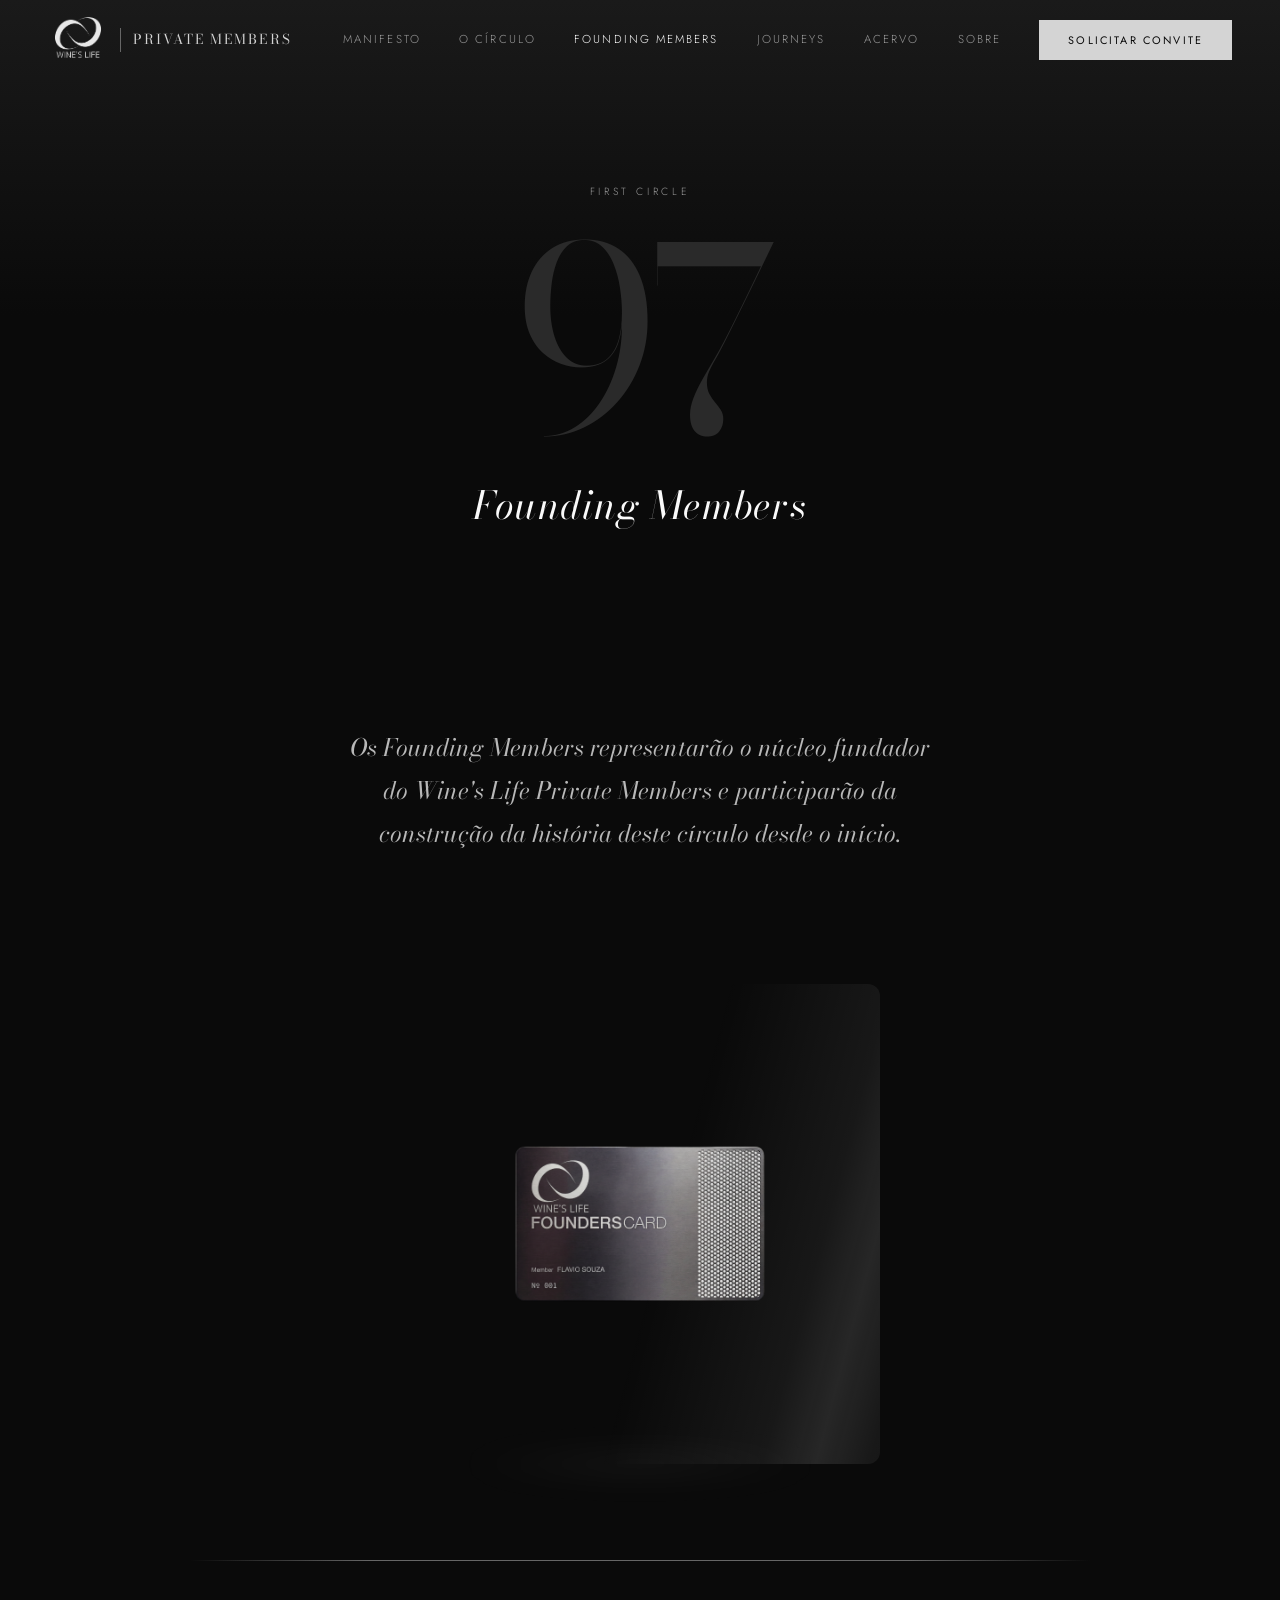
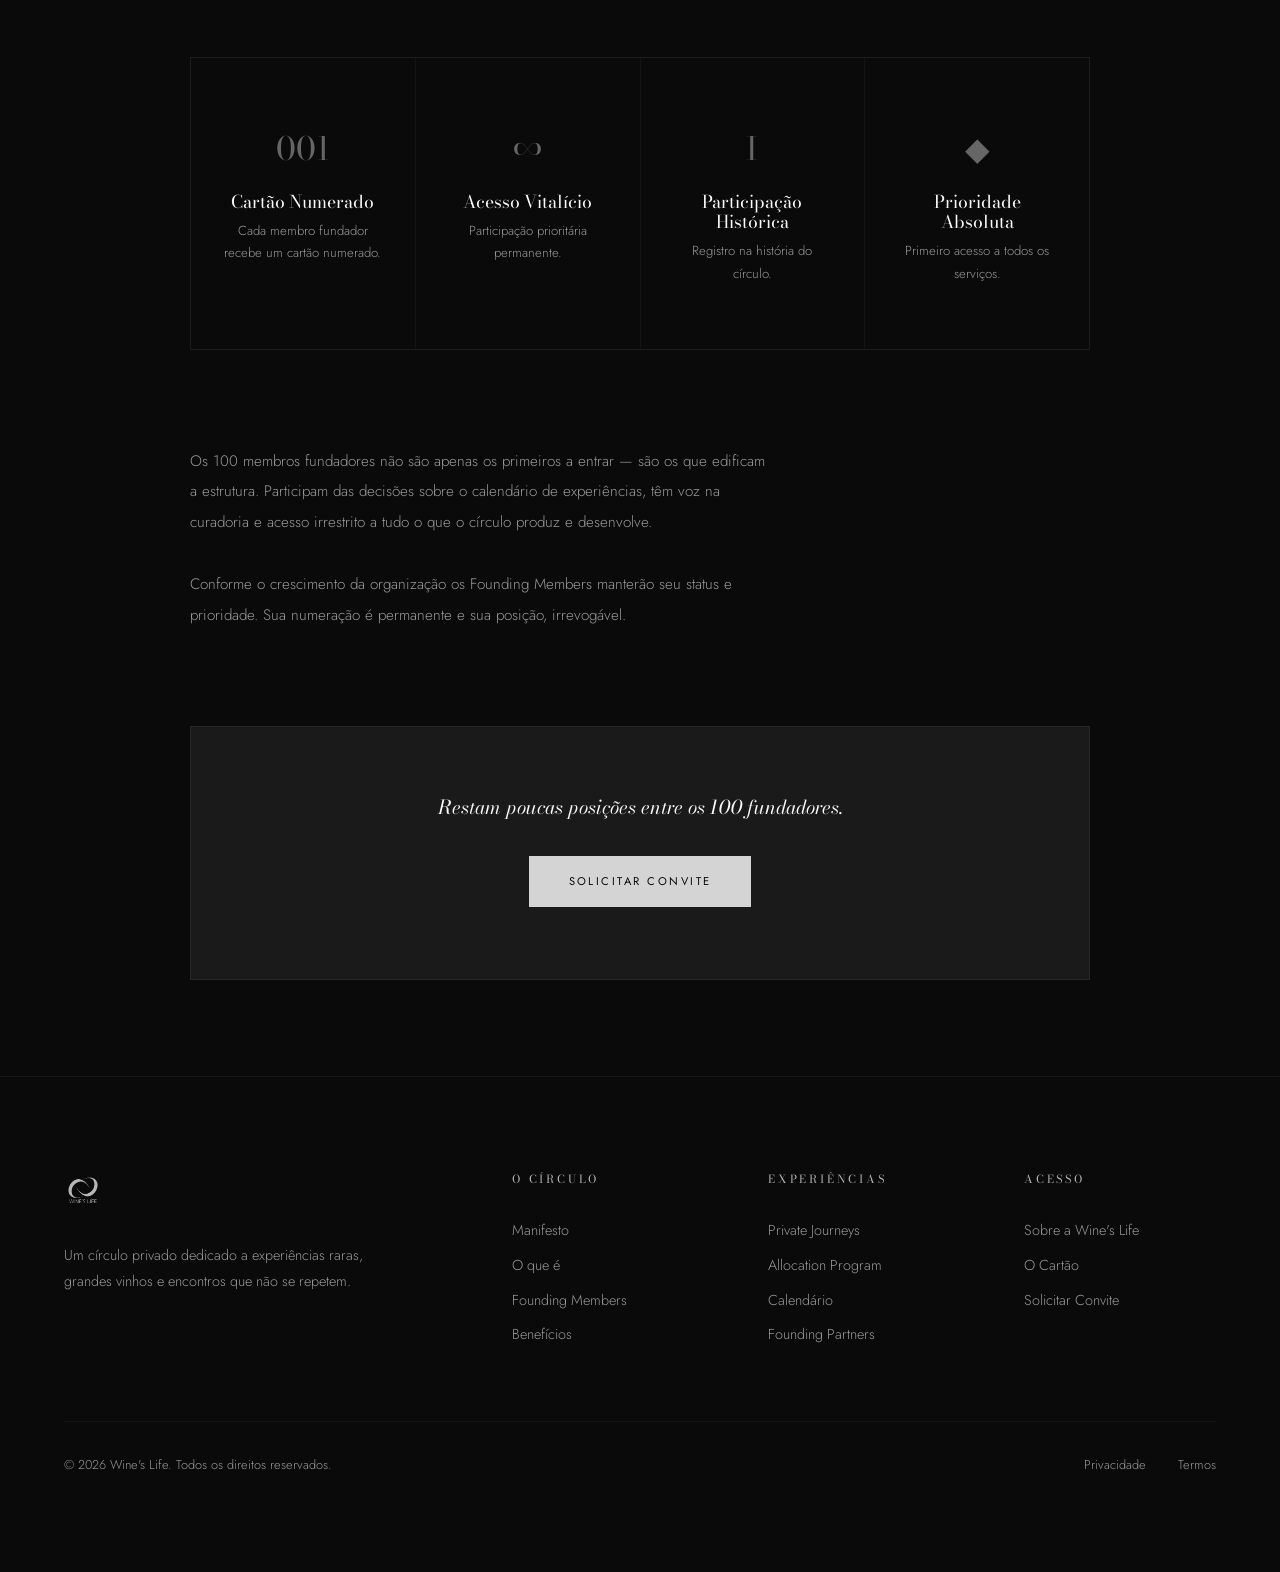
<file: founding-members.html>
<!DOCTYPE html>
<html lang="pt-BR">
<head>
  <meta charset="UTF-8">
  <meta name="viewport" content="width=device-width, initial-scale=1.0">
  <title>Founding Members — Wine's Life Private Members</title>
  <link rel="preconnect" href="https://fonts.googleapis.com">
  <link rel="preconnect" href="https://fonts.gstatic.com" crossorigin>
  <link href="https://fonts.googleapis.com/css2?family=Bodoni+Moda:ital,opsz,wght@0,6..96,400;0,6..96,500;0,6..96,600;0,6..96,700;1,6..96,400;1,6..96,500&family=Jost:wght@200;300;400;500&display=swap" rel="stylesheet">
  <link rel="stylesheet" href="css/style.css">
  <style>
    .fm-hero {
      min-height: 70vh;
      display: flex;
      align-items: center;
      justify-content: center;
      text-align: center;
      padding-top: var(--nav-height);
      background: linear-gradient(180deg, var(--graphite) 0%, var(--noir) 50%);
      position: relative;
    }

    .fm-number {
      font-family: var(--font-display);
      font-size: clamp(8rem, 20vw, 16rem);
      font-weight: 300;
      color: var(--graphite-light);
      line-height: 0.85;
      letter-spacing: -0.05em;
      margin-bottom: var(--space-md);
      opacity: 0;
      animation: fadeUp 1.5s var(--ease-out) 0.3s forwards;
    }

    .fm-pillars {
      display: grid;
      grid-template-columns: repeat(4, 1fr);
      gap: 1px;
      background: rgba(255,255,255,0.04);
      border: 1px solid rgba(255,255,255,0.04);
      margin: var(--space-xl) 0;
    }

    .fm-pillar {
      background: var(--noir);
      padding: var(--space-lg) var(--space-md);
      text-align: center;
    }

    .fm-pillar__icon {
      font-family: var(--font-display);
      font-size: 2rem;
      color: var(--silver-dark);
      margin-bottom: var(--space-sm);
    }

    .fm-pillar__title {
      font-family: var(--font-display);
      font-size: 1.1rem;
      color: var(--white);
      margin-bottom: 0.5rem;
      font-weight: 400;
    }

    .fm-pillar__text {
      font-size: 0.82rem;
      color: var(--silver);
      line-height: 1.7;
    }

    /* Card 3D Scene */
    .card-scene {
      perspective: 1200px;
      display: flex;
      justify-content: center;
      padding: var(--space-xl) 0;
    }

    .card-float {
      width: 100%;
      max-width: 480px;
      animation: cardFloat 6s ease-in-out infinite;
      cursor: pointer;
    }

    .card-3d {
      position: relative;
      transform-style: preserve-3d;
      transition: transform 0.15s ease-out;
      animation: cardRotate 8s ease-in-out infinite;
    }

    .card-3d.is-hovering {
      animation: none;
      transition: transform 0.1s ease-out;
    }

    .card-3d img {
      width: 100%;
      height: auto;
      display: block;
      border-radius: 12px;
    }

    /* Shine overlay — follows cursor */
    .card-3d::after {
      content: '';
      position: absolute;
      inset: 0;
      border-radius: 12px;
      background: radial-gradient(
        circle at var(--shine-x, 50%) var(--shine-y, 50%),
        rgba(255,255,255,0.15) 0%,
        rgba(255,255,255,0.05) 30%,
        transparent 60%
      );
      opacity: 0;
      transition: opacity 0.3s ease;
      pointer-events: none;
    }

    .card-3d.is-hovering::after {
      opacity: 1;
    }

    /* Ambient shine when not hovering */
    .card-3d:not(.is-hovering)::after {
      background: linear-gradient(
        105deg,
        transparent 30%,
        rgba(255,255,255,0.06) 45%,
        rgba(255,255,255,0.12) 50%,
        rgba(255,255,255,0.06) 55%,
        transparent 70%
      );
      background-size: 200% 100%;
      animation: cardShine 4s ease-in-out infinite;
      opacity: 1;
    }

    /* Glow under card */
    .card-3d::before {
      content: '';
      position: absolute;
      bottom: -20px;
      left: 10%;
      right: 10%;
      height: 40px;
      background: radial-gradient(ellipse, rgba(255,255,255,0.06) 0%, transparent 70%);
      filter: blur(15px);
      pointer-events: none;
      transform: translateZ(-1px);
    }

    @keyframes cardFloat {
      0%, 100% { transform: translateY(0px); }
      50% { transform: translateY(-12px); }
    }

    @keyframes cardRotate {
      0% { transform: rotateY(-3deg) rotateX(2deg); }
      25% { transform: rotateY(4deg) rotateX(-1deg); }
      50% { transform: rotateY(-2deg) rotateX(3deg); }
      75% { transform: rotateY(5deg) rotateX(-2deg); }
      100% { transform: rotateY(-3deg) rotateX(2deg); }
    }

    @keyframes cardShine {
      0% { background-position: 200% 0; }
      100% { background-position: -200% 0; }
    }

    @media (max-width: 768px) {
      .fm-pillars { grid-template-columns: 1fr 1fr; }
      .card-float { max-width: 340px; }
    }
    @media (max-width: 480px) {
      .fm-pillars { grid-template-columns: 1fr; }
    }
  </style>
</head>
<body>

  <nav class="nav">
    <a href="index.html" class="nav__logo">
      <img src="images/logo wines semfundo.png" alt="Wine's Life">
      <span class="nav__logo-text">Private Members</span>
    </a>
    <div class="nav__links">
      <a href="manifesto.html" class="nav__link">Manifesto</a>
      <a href="private-members.html" class="nav__link">O Círculo</a>
      <a href="founding-members.html" class="nav__link">Founding Members</a>
      <a href="journeys.html" class="nav__link">Journeys</a>
      <a href="acervo.html" class="nav__link">Acervo</a>
      <a href="about.html" class="nav__link">Sobre</a>
      <a href="invite.html" class="nav__cta">Solicitar Convite</a>
    </div>
    <div class="nav__toggle"><span></span><span></span><span></span></div>
  </nav>

  <div class="nav__mobile-menu">
    <a href="index.html">Home</a>
    <a href="manifesto.html">Manifesto</a>
    <a href="private-members.html">O Círculo</a>
    <a href="founding-members.html">Founding Members</a>
    <a href="journeys.html">Private Journeys</a>
    <a href="acervo.html">Acervo</a>
    <a href="about.html">Sobre</a>
    <a href="invite.html">Solicitar Convite</a>
  </div>

  <!-- Hero -->
  <section class="fm-hero">
    <div style="padding: var(--space-xl) var(--space-md);">
      <p class="section__eyebrow" style="margin-bottom: var(--space-md); opacity: 0; animation: fadeUp 1s var(--ease-out) 0.2s forwards;">First Circle</p>
      <div class="fm-number" data-count="100">100</div>
      <h1 style="font-family: var(--font-display); font-size: clamp(1.5rem, 3vw, 2.5rem); font-weight: 300; color: var(--white); font-style: italic; letter-spacing: 0.02em; opacity: 0; animation: fadeUp 1s var(--ease-out) 0.6s forwards;">
        Founding Members
      </h1>
    </div>
  </section>

  <!-- Content -->
  <section class="section section--lg section--dark">
    <div class="section__narrow">

      <div style="text-align: center; margin-bottom: var(--space-md);" class="reveal">
        <p style="font-family: var(--font-display); font-size: clamp(1.2rem, 2vw, 1.5rem); font-style: italic; color: var(--silver-light); line-height: 1.8; max-width: 600px; margin: 0 auto;">
          Os Founding Members representarão o núcleo fundador do Wine's Life
          Private Members e participarão da construção da história deste
          círculo desde o início.
        </p>
      </div>

      <!-- Animated Founders Card -->
      <div class="card-scene reveal">
        <div class="card-float">
          <div class="card-3d">
            <img src="images/card wineslife sem fundo.png" alt="Wine's Life Founders Card — Nº 001">
          </div>
        </div>
      </div>

      <hr class="hr">

      <div class="fm-pillars reveal">
        <div class="fm-pillar">
          <div class="fm-pillar__icon">001</div>
          <h4 class="fm-pillar__title">Cartão Numerado</h4>
          <p class="fm-pillar__text">Cada membro fundador recebe um cartão numerado.</p>
        </div>
        <div class="fm-pillar">
          <div class="fm-pillar__icon">∞</div>
          <h4 class="fm-pillar__title">Acesso Vitalício</h4>
          <p class="fm-pillar__text">Participação prioritária permanente.</p>
        </div>
        <div class="fm-pillar">
          <div class="fm-pillar__icon">I</div>
          <h4 class="fm-pillar__title">Participação Histórica</h4>
          <p class="fm-pillar__text">Registro na história do círculo.</p>
        </div>
        <div class="fm-pillar">
          <div class="fm-pillar__icon">◆</div>
          <h4 class="fm-pillar__title">Prioridade Absoluta</h4>
          <p class="fm-pillar__text">Primeiro acesso a todos os serviços.</p>
        </div>
      </div>

      <div class="reveal" style="margin-top: var(--space-xl);">
        <p style="color: var(--silver); line-height: 2; margin-bottom: var(--space-md);">
          Os 100 membros fundadores não são apenas os primeiros a entrar —
          são os que edificam a estrutura. Participam das decisões sobre o
          calendário de experiências, têm voz na curadoria e acesso
          irrestrito a tudo o que o círculo produz e desenvolve.
        </p>
        <p style="color: var(--silver); line-height: 2;">
          Conforme o crescimento da organização os Founding Members manterão
          seu status e prioridade. Sua numeração é permanente e sua posição,
          irrevogável.
        </p>
      </div>

      <div style="text-align: center; margin-top: var(--space-xl); padding: var(--space-lg); border: 1px solid rgba(255,255,255,0.06); background: var(--graphite);" class="reveal">
        <p style="font-family: var(--font-display); font-size: 1.2rem; font-style: italic; color: var(--white); margin-bottom: var(--space-md);">
          Restam poucas posições entre os 100 fundadores.
        </p>
        <a href="invite.html" class="btn btn--primary">Solicitar Convite</a>
      </div>

    </div>
  </section>

  <footer class="footer">
    <div class="footer__inner">
      <div class="footer__brand">
        <img src="images/logo wines semfundo.png" alt="Wine's Life">
        <p>Um círculo privado dedicado a experiências raras, grandes vinhos e encontros que não se repetem.</p>
      </div>
      <div>
        <h5 class="footer__col-title">O Círculo</h5>
        <div class="footer__links">
          <a href="manifesto.html">Manifesto</a>
          <a href="private-members.html">O que é</a>
          <a href="founding-members.html">Founding Members</a>
          <a href="benefits.html">Benefícios</a>
        </div>
      </div>
      <div>
        <h5 class="footer__col-title">Experiências</h5>
        <div class="footer__links">
          <a href="journeys.html">Private Journeys</a>
          <a href="allocation.html">Allocation Program</a>
          <a href="calendar.html">Calendário</a>
          <a href="partners.html">Founding Partners</a>
        </div>
      </div>
      <div>
        <h5 class="footer__col-title">Acesso</h5>
        <div class="footer__links">
          <a href="about.html">Sobre a Wine's Life</a>
          <a href="card.html">O Cartão</a>
          <a href="invite.html">Solicitar Convite</a>
        </div>
      </div>
    </div>
    <div class="footer__bottom">
      <p class="footer__copy">&copy; 2026 Wine's Life. Todos os direitos reservados.</p>
      <div class="footer__legal"><a href="#">Privacidade</a><a href="#">Termos</a></div>
    </div>
  </footer>

  <script src="js/main.js"></script>
  <script>
    // 3D Interactive Card
    (() => {
      const scene = document.querySelector('.card-scene');
      const card = document.querySelector('.card-3d');
      if (!scene || !card) return;

      let bounds;
      let rafId;

      const updateBounds = () => {
        bounds = scene.getBoundingClientRect();
      };

      scene.addEventListener('mouseenter', () => {
        updateBounds();
        card.classList.add('is-hovering');
      });

      scene.addEventListener('mousemove', (e) => {
        if (!bounds) return;

        if (rafId) cancelAnimationFrame(rafId);
        rafId = requestAnimationFrame(() => {
          const x = (e.clientX - bounds.left) / bounds.width;
          const y = (e.clientY - bounds.top) / bounds.height;

          const rotateY = (x - 0.5) * 30;  // -15 to 15 deg
          const rotateX = (0.5 - y) * 20;   // -10 to 10 deg

          card.style.transform = `rotateY(${rotateY}deg) rotateX(${rotateX}deg) scale(1.04)`;

          // Move shine to cursor position
          card.style.setProperty('--shine-x', `${x * 100}%`);
          card.style.setProperty('--shine-y', `${y * 100}%`);
        });
      });

      scene.addEventListener('mouseleave', () => {
        card.classList.remove('is-hovering');
        card.style.transform = '';
        card.style.removeProperty('--shine-x');
        card.style.removeProperty('--shine-y');
      });
    })();
  </script>
</body>
</html>
</file>
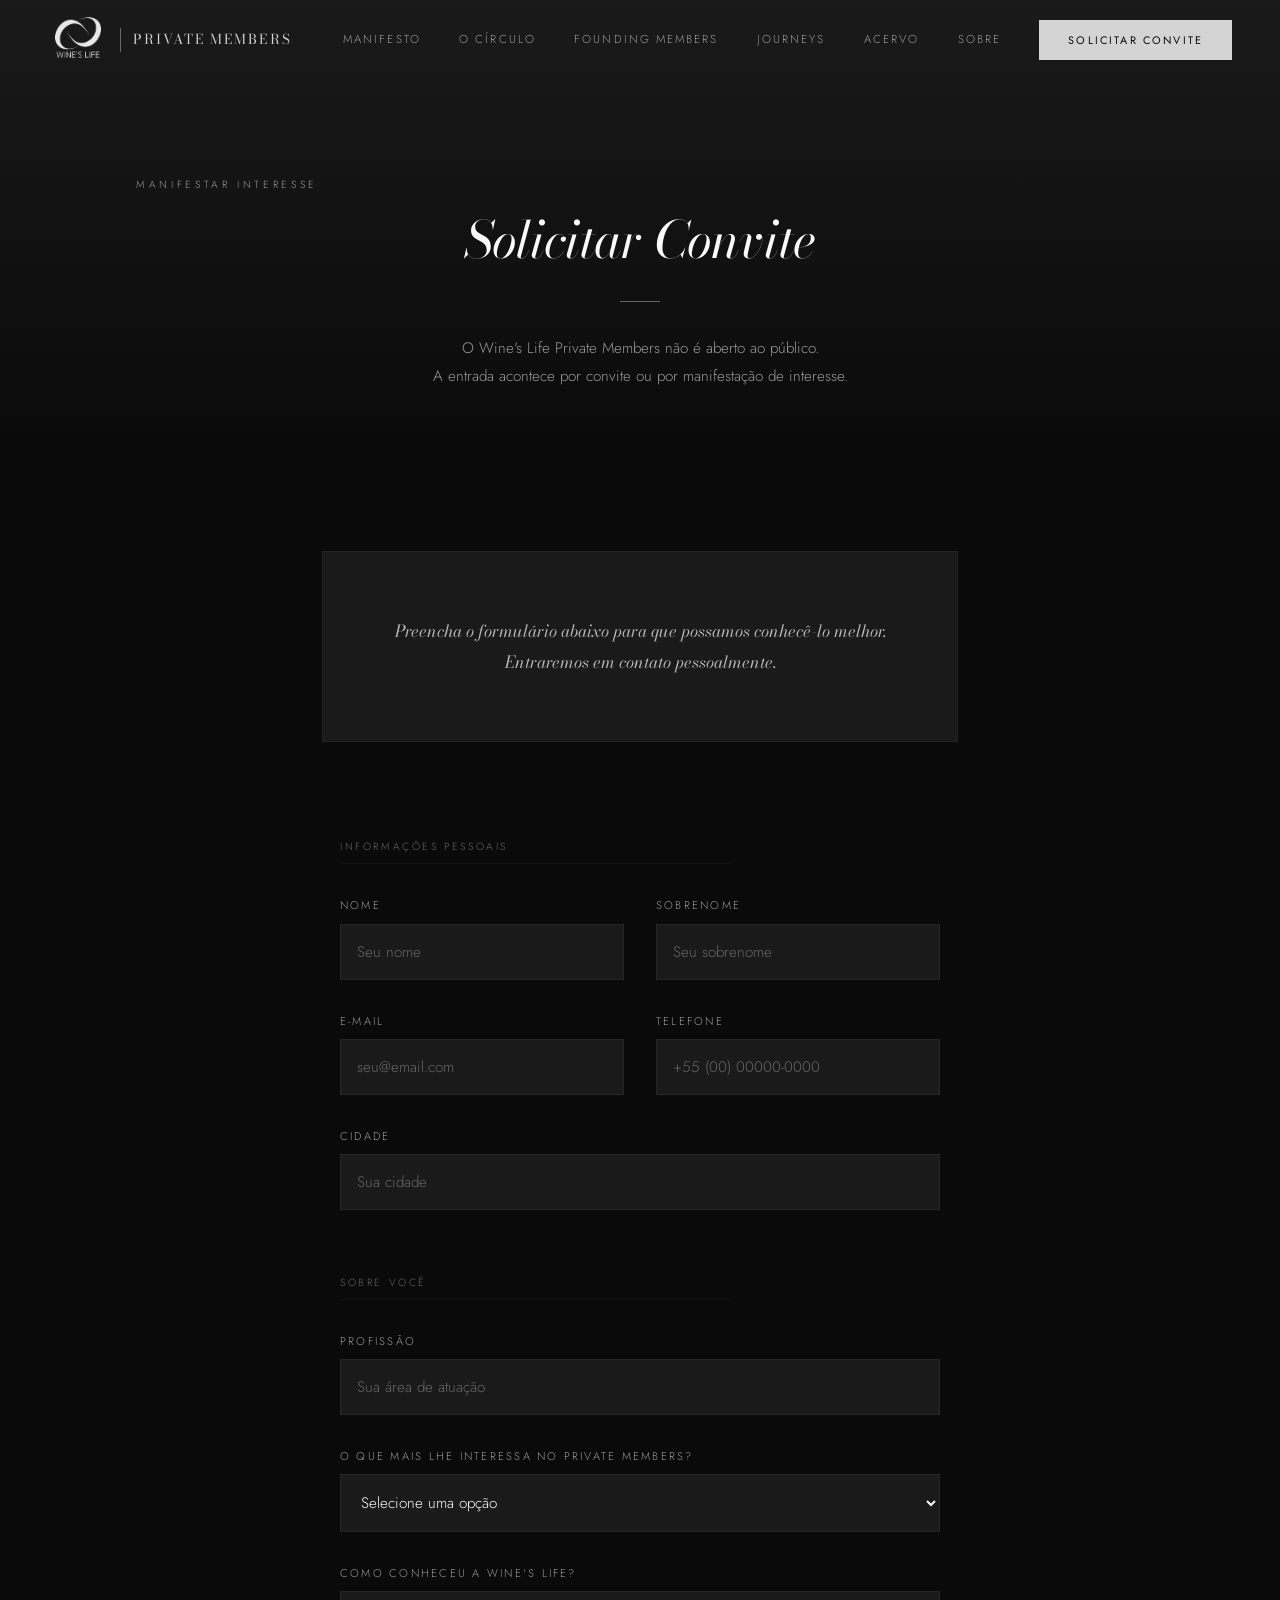
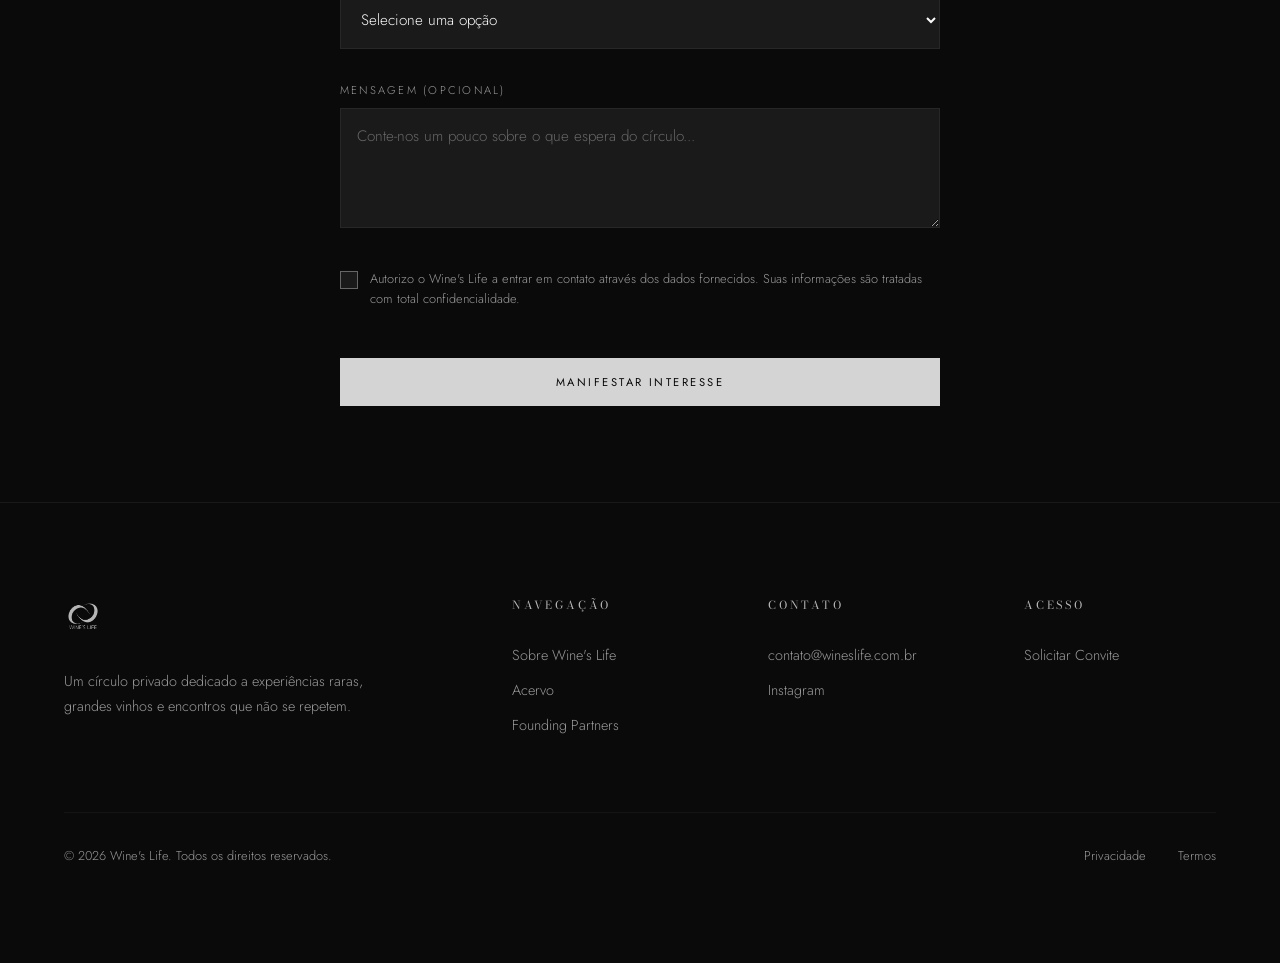
<file: invite.html>
<!DOCTYPE html>
<html lang="pt-BR">
<head>
  <meta charset="UTF-8">
  <meta name="viewport" content="width=device-width, initial-scale=1.0">
  <title>Solicitar Convite — Wine's Life Private Members</title>
  <meta name="description" content="Manifeste seu interesse em fazer parte do Wine's Life Private Members.">

  <link rel="preconnect" href="https://fonts.googleapis.com">
  <link rel="preconnect" href="https://fonts.gstatic.com" crossorigin>
  <link href="https://fonts.googleapis.com/css2?family=Bodoni+Moda:ital,opsz,wght@0,6..96,400;0,6..96,500;0,6..96,600;0,6..96,700;1,6..96,400;1,6..96,500&family=Jost:wght@200;300;400;500&display=swap" rel="stylesheet">

  <link rel="stylesheet" href="css/style.css">

  <style>
    .invite-page {
      min-height: 100vh;
      display: flex;
      flex-direction: column;
    }

    .invite-hero {
      padding-top: calc(var(--nav-height) + var(--space-xl));
      padding-bottom: var(--space-lg);
      text-align: center;
      background: linear-gradient(180deg, var(--graphite) 0%, var(--noir) 100%);
      padding-left: var(--space-md);
      padding-right: var(--space-md);
    }

    .invite-content {
      flex: 1;
      padding: var(--space-xl) var(--space-md);
      max-width: 700px;
      margin: 0 auto;
      width: 100%;
    }

    .invite-note {
      text-align: center;
      padding: var(--space-lg);
      border: 1px solid rgba(255,255,255,0.04);
      background: var(--graphite);
      margin-bottom: var(--space-xl);
    }

    .invite-note p {
      font-family: var(--font-display);
      font-size: 1.05rem;
      font-style: italic;
      color: var(--silver-light);
      max-width: 500px;
      margin: 0 auto;
      line-height: 1.8;
    }

    .form__section-title {
      font-family: var(--font-body);
      font-size: 0.65rem;
      letter-spacing: 0.25em;
      text-transform: uppercase;
      color: var(--silver-dark);
      margin-bottom: var(--space-md);
      padding-bottom: 0.5rem;
      border-bottom: 1px solid rgba(255,255,255,0.04);
    }

    .form__consent {
      display: flex;
      gap: 0.75rem;
      align-items: flex-start;
      margin-top: var(--space-md);
      margin-bottom: var(--space-md);
    }

    .form__consent input[type="checkbox"] {
      appearance: none;
      -webkit-appearance: none;
      width: 18px;
      height: 18px;
      min-width: 18px;
      border: 1px solid var(--silver-dark);
      background: var(--graphite);
      cursor: pointer;
      margin-top: 2px;
      position: relative;
    }

    .form__consent input[type="checkbox"]:checked {
      border-color: var(--platinum);
    }

    .form__consent input[type="checkbox"]:checked::after {
      content: '';
      position: absolute;
      top: 3px;
      left: 3px;
      width: 10px;
      height: 10px;
      background: var(--platinum);
    }

    .form__consent label {
      font-size: 0.8rem;
      color: var(--silver);
      line-height: 1.6;
      cursor: pointer;
    }
  </style>
</head>
<body>

  <!-- Navigation -->
  <nav class="nav">
    <a href="index.html" class="nav__logo">
      <img src="images/logo wines semfundo.png" alt="Wine's Life">
      <span class="nav__logo-text">Private Members</span>
    </a>

    <div class="nav__links">
      <a href="manifesto.html" class="nav__link">Manifesto</a>
      <a href="private-members.html" class="nav__link">O Círculo</a>
      <a href="founding-members.html" class="nav__link">Founding Members</a>
      <a href="journeys.html" class="nav__link">Journeys</a>
      <a href="acervo.html" class="nav__link">Acervo</a>
      <a href="about.html" class="nav__link">Sobre</a>
      <a href="invite.html" class="nav__cta">Solicitar Convite</a>
    </div>

    <div class="nav__toggle">
      <span></span>
      <span></span>
      <span></span>
    </div>
  </nav>

  <div class="nav__mobile-menu">
    <a href="index.html">Home</a>
    <a href="manifesto.html">Manifesto</a>
    <a href="private-members.html">O Círculo</a>
    <a href="founding-members.html">Founding Members</a>
    <a href="benefits.html">Benefícios</a>
    <a href="journeys.html">Private Journeys</a>
    <a href="acervo.html">Acervo</a>
    <a href="about.html">Sobre</a>
  </div>

  <div class="invite-page">

    <!-- Header -->
    <div class="invite-hero">
      <p class="section__eyebrow reveal">Manifestar Interesse</p>
      <h1 style="font-family: var(--font-display); font-size: clamp(2rem, 4vw, 3.2rem); font-weight: 300; color: var(--white); margin-bottom: var(--space-md); font-style: italic;" class="reveal">
        Solicitar Convite
      </h1>
      <div class="section__divider reveal"></div>
      <p class="section__description reveal" style="margin-bottom: 0;">
        O Wine's Life Private Members não é aberto ao público.<br>
        A entrada acontece por convite ou por manifestação de interesse.
      </p>
    </div>

    <!-- Form -->
    <div class="invite-content">

      <div class="invite-note reveal">
        <p>
          Preencha o formulário abaixo para que possamos conhecê-lo melhor.
          Entraremos em contato pessoalmente.
        </p>
      </div>

      <form class="form reveal">

        <p class="form__section-title">Informações Pessoais</p>

        <div class="form__row">
          <div class="form__group">
            <label class="form__label" for="firstName">Nome</label>
            <input class="form__input" type="text" id="firstName" name="firstName" placeholder="Seu nome" required>
          </div>
          <div class="form__group">
            <label class="form__label" for="lastName">Sobrenome</label>
            <input class="form__input" type="text" id="lastName" name="lastName" placeholder="Seu sobrenome" required>
          </div>
        </div>

        <div class="form__row">
          <div class="form__group">
            <label class="form__label" for="email">E-mail</label>
            <input class="form__input" type="email" id="email" name="email" placeholder="seu@email.com" required>
          </div>
          <div class="form__group">
            <label class="form__label" for="phone">Telefone</label>
            <input class="form__input" type="tel" id="phone" name="phone" placeholder="+55 (00) 00000-0000">
          </div>
        </div>

        <div class="form__group">
          <label class="form__label" for="city">Cidade</label>
          <input class="form__input" type="text" id="city" name="city" placeholder="Sua cidade">
        </div>

        <p class="form__section-title" style="margin-top: var(--space-lg);">Sobre Você</p>

        <div class="form__group">
          <label class="form__label" for="profession">Profissão</label>
          <input class="form__input" type="text" id="profession" name="profession" placeholder="Sua área de atuação">
        </div>

        <div class="form__group">
          <label class="form__label" for="interest">O que mais lhe interessa no Private Members?</label>
          <select class="form__select" id="interest" name="interest">
            <option value="" disabled selected>Selecione uma opção</option>
            <option value="experiences">Experiências e verticais</option>
            <option value="wines">Acesso a vinhos raros</option>
            <option value="journeys">Viagens internacionais</option>
            <option value="community">Pertencimento à comunidade</option>
            <option value="gastronomy">Gastronomia e jantares</option>
            <option value="all">Tudo acima</option>
          </select>
        </div>

        <div class="form__group">
          <label class="form__label" for="referral">Como conheceu a Wine's Life?</label>
          <select class="form__select" id="referral" name="referral">
            <option value="" disabled selected>Selecione uma opção</option>
            <option value="event">Participei de uma experiência</option>
            <option value="referral">Indicação de um membro</option>
            <option value="social">Redes sociais</option>
            <option value="press">Imprensa</option>
            <option value="other">Outro</option>
          </select>
        </div>

        <div class="form__group">
          <label class="form__label" for="message">Mensagem (opcional)</label>
          <textarea class="form__textarea" id="message" name="message" placeholder="Conte-nos um pouco sobre o que espera do círculo..."></textarea>
        </div>

        <div class="form__consent">
          <input type="checkbox" id="consent" name="consent" required>
          <label for="consent">
            Autorizo o Wine's Life a entrar em contato através dos dados fornecidos.
            Suas informações são tratadas com total confidencialidade.
          </label>
        </div>

        <button type="submit" class="btn btn--primary form__submit">
          Manifestar Interesse
        </button>

      </form>
    </div>

  </div>

  <!-- Footer -->
  <footer class="footer">
    <div class="footer__inner">
      <div class="footer__brand">
        <img src="images/logo wines semfundo.png" alt="Wine's Life">
        <p>Um círculo privado dedicado a experiências raras, grandes vinhos e encontros que não se repetem.</p>
      </div>

      <div>
        <h5 class="footer__col-title">Navegação</h5>
        <div class="footer__links">
          <a href="about.html">Sobre Wine's Life</a>
          <a href="acervo.html">Acervo</a>
          <a href="index.html#founding">Founding Partners</a>
        </div>
      </div>

      <div>
        <h5 class="footer__col-title">Contato</h5>
        <div class="footer__links">
          <a href="mailto:contato@wineslife.com.br">contato@wineslife.com.br</a>
          <a href="https://www.instagram.com/wineslife_/" target="_blank" rel="noopener">Instagram</a>
        </div>
      </div>

      <div>
        <h5 class="footer__col-title">Acesso</h5>
        <div class="footer__links">
          <a href="invite.html">Solicitar Convite</a>
        </div>
      </div>
    </div>

    <div class="footer__bottom">
      <p class="footer__copy">&copy; 2026 Wine's Life. Todos os direitos reservados.</p>
      <div class="footer__legal">
        <a href="#">Privacidade</a>
        <a href="#">Termos</a>
      </div>
    </div>
  </footer>

  <script src="js/main.js"></script>
</body>
</html>
</file>
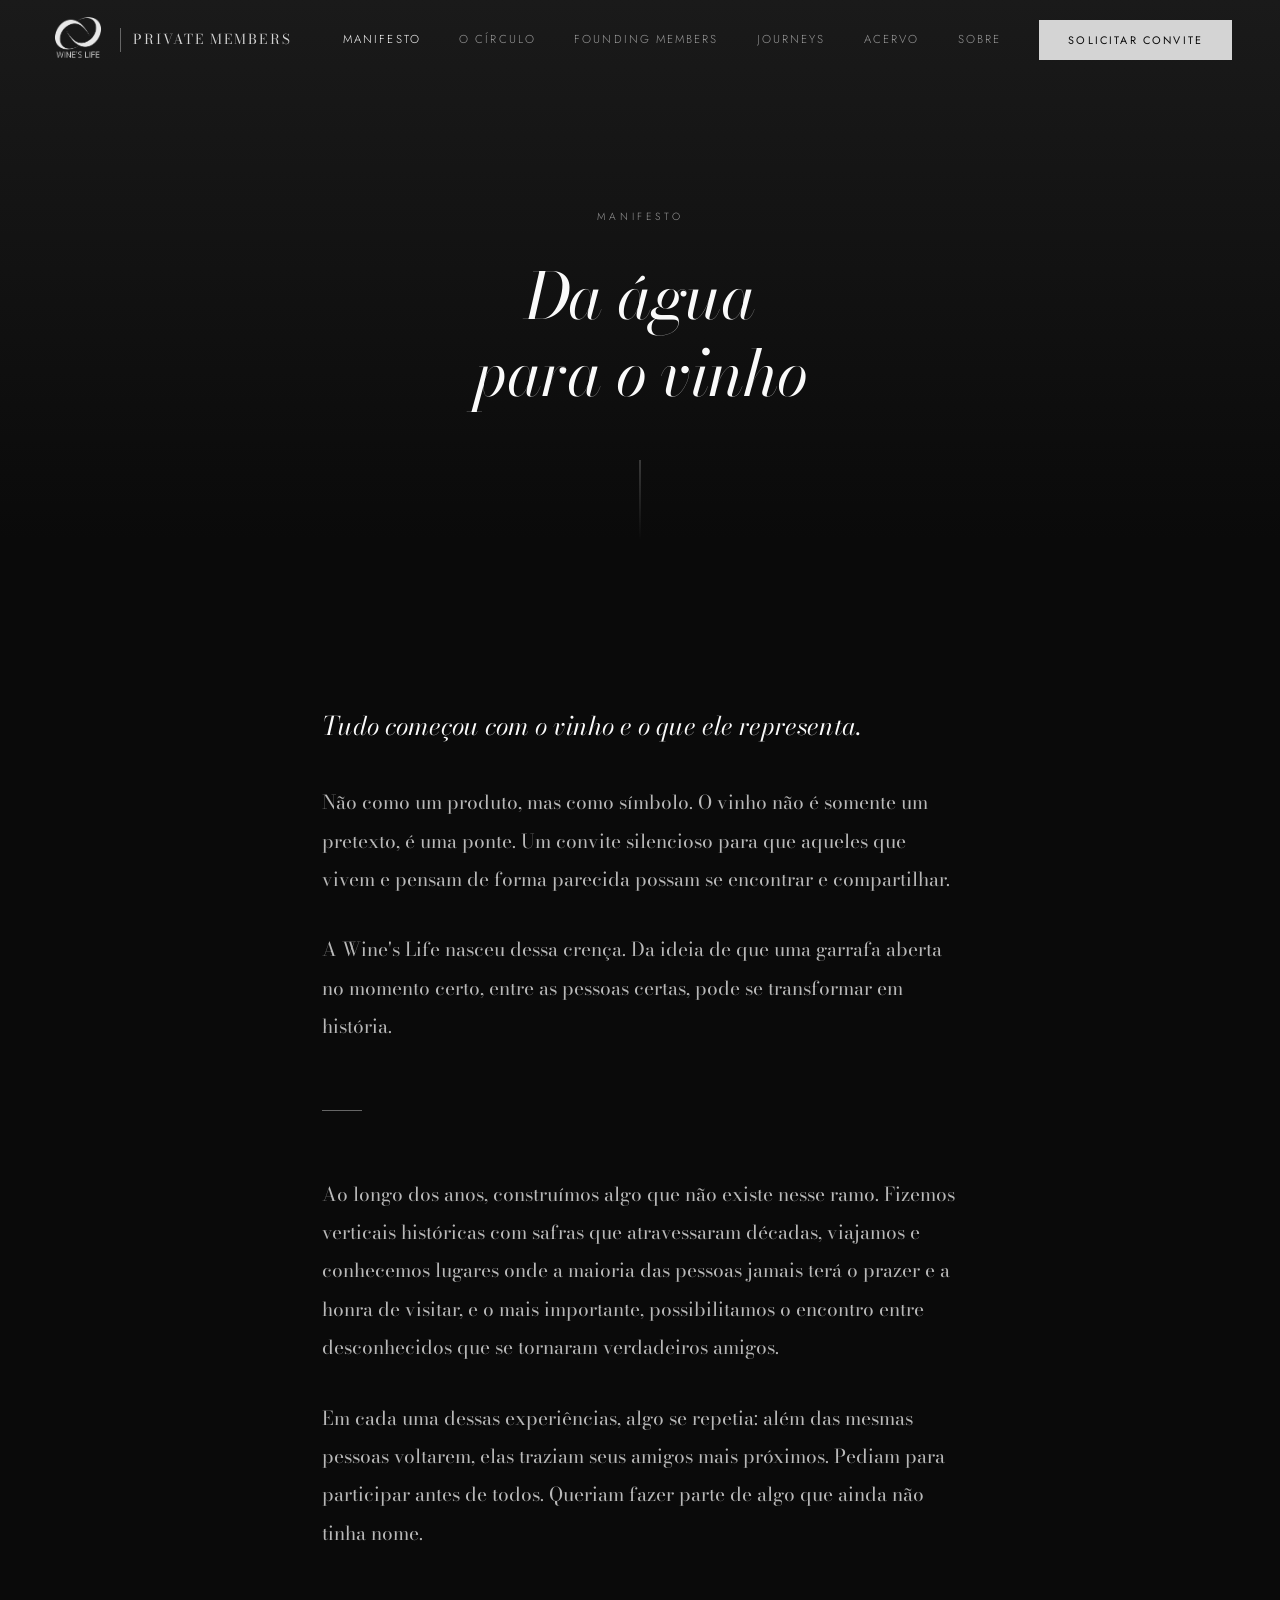
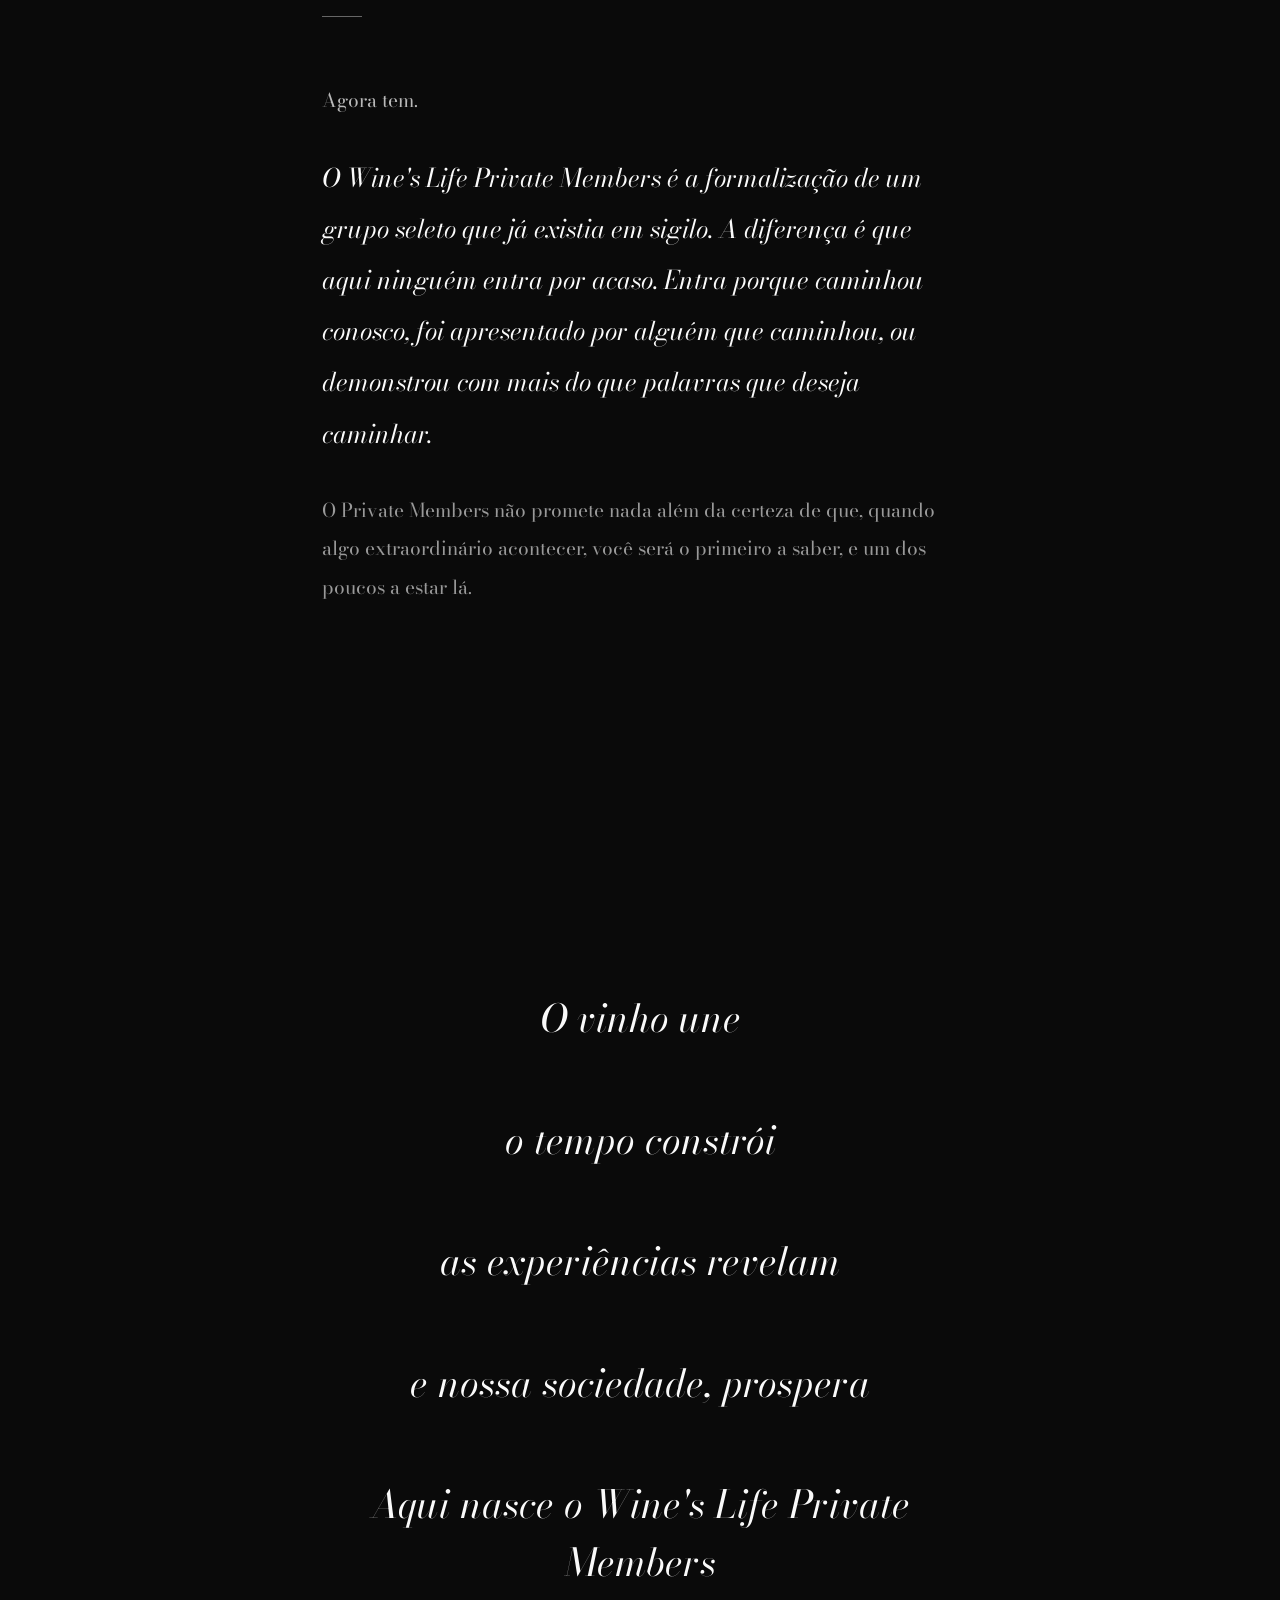
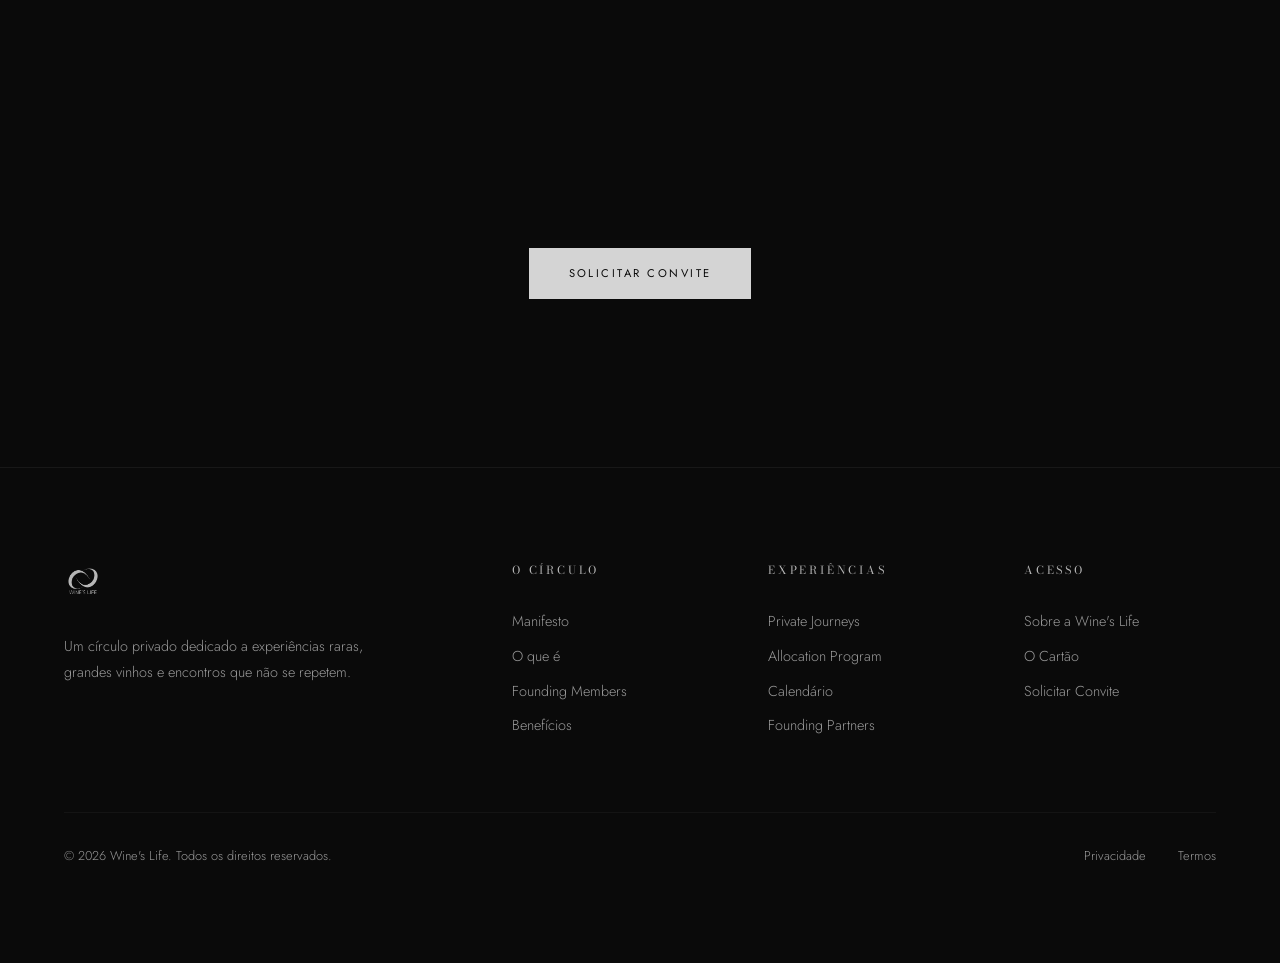
<file: manifesto.html>
<!DOCTYPE html>
<html lang="pt-BR">
<head>
  <meta charset="UTF-8">
  <meta name="viewport" content="width=device-width, initial-scale=1.0">
  <title>Manifesto — Wine's Life Private Members</title>
  <link rel="preconnect" href="https://fonts.googleapis.com">
  <link rel="preconnect" href="https://fonts.gstatic.com" crossorigin>
  <link href="https://fonts.googleapis.com/css2?family=Bodoni+Moda:ital,opsz,wght@0,6..96,400;0,6..96,500;0,6..96,600;0,6..96,700;1,6..96,400;1,6..96,500&family=Jost:wght@200;300;400;500&display=swap" rel="stylesheet">
  <link rel="stylesheet" href="css/style.css">
  <style>
    .manifesto-hero {
      min-height: 60vh;
      display: flex;
      align-items: center;
      justify-content: center;
      text-align: center;
      padding-top: var(--nav-height);
      background: linear-gradient(180deg, var(--graphite) 0%, var(--noir) 100%);
      position: relative;
      overflow: hidden;
    }

    .manifesto-hero::after {
      content: '';
      position: absolute;
      bottom: 0;
      left: 50%;
      transform: translateX(-50%);
      width: 1px;
      height: 80px;
      background: linear-gradient(to bottom, var(--silver-dark), transparent);
    }

    .manifesto-body {
      max-width: 700px;
      margin: 0 auto;
      padding: var(--space-2xl) var(--space-md);
    }

    .manifesto-body p {
      font-family: var(--font-display);
      font-size: clamp(1.1rem, 1.5vw, 1.35rem);
      color: var(--silver-light);
      line-height: 2;
      margin-bottom: var(--space-md);
      font-weight: 300;
    }

    .manifesto-body p.lead {
      font-size: clamp(1.3rem, 2vw, 1.6rem);
      color: var(--white);
      font-style: italic;
    }

    .manifesto-body .separator {
      width: 40px;
      height: 1px;
      background: var(--silver-dark);
      margin: var(--space-lg) 0;
    }

    .manifesto-closing {
      text-align: center;
      padding: var(--space-xl) var(--space-md) var(--space-2xl);
    }

    .manifesto-closing p {
      font-family: var(--font-display);
      font-size: clamp(1.6rem, 3vw, 2.4rem);
      font-weight: 300;
      font-style: italic;
      color: var(--white);
      line-height: 1.5;
      max-width: 600px;
      margin: 0 auto var(--space-lg);
    }
  </style>
</head>
<body>

  <nav class="nav">
    <a href="index.html" class="nav__logo">
      <img src="images/logo wines semfundo.png" alt="Wine's Life">
      <span class="nav__logo-text">Private Members</span>
    </a>
    <div class="nav__links">
      <a href="manifesto.html" class="nav__link">Manifesto</a>
      <a href="private-members.html" class="nav__link">O Círculo</a>
      <a href="founding-members.html" class="nav__link">Founding Members</a>
      <a href="journeys.html" class="nav__link">Journeys</a>
      <a href="acervo.html" class="nav__link">Acervo</a>
      <a href="about.html" class="nav__link">Sobre</a>
      <a href="invite.html" class="nav__cta">Solicitar Convite</a>
    </div>
    <div class="nav__toggle"><span></span><span></span><span></span></div>
  </nav>

  <div class="nav__mobile-menu">
    <a href="index.html">Home</a>
    <a href="manifesto.html">Manifesto</a>
    <a href="private-members.html">O Círculo</a>
    <a href="founding-members.html">Founding Members</a>
    <a href="journeys.html">Private Journeys</a>
    <a href="acervo.html">Acervo</a>
    <a href="about.html">Sobre</a>
    <a href="invite.html">Solicitar Convite</a>
  </div>

  <!-- Hero -->
  <section class="manifesto-hero">
    <div style="padding: var(--space-xl) var(--space-md);">
      <p class="section__eyebrow reveal" style="margin-bottom: var(--space-md);">Manifesto</p>
      <h1 style="font-family: var(--font-display); font-size: clamp(2.2rem, 5vw, 4rem); font-weight: 300; color: var(--white); font-style: italic; line-height: 1.2;" class="reveal">
        Da água<br>para o vinho
      </h1>
    </div>
  </section>

  <!-- Body -->
  <div class="manifesto-body">

    <p class="lead reveal">
      Tudo começou com o vinho e o que ele representa.
    </p>

    <p class="reveal">
      Não como um produto, mas como símbolo. O vinho não é somente um pretexto,
      é uma ponte. Um convite silencioso para que aqueles que vivem e pensam de
      forma parecida possam se encontrar e compartilhar.
    </p>

    <p class="reveal">
      A Wine's Life nasceu dessa crença. Da ideia de que uma garrafa aberta
      no momento certo, entre as pessoas certas, pode se transformar em história.
    </p>

    <div class="separator reveal"></div>

    <p class="reveal">
      Ao longo dos anos, construímos algo que não existe nesse ramo. Fizemos
      verticais históricas com safras que atravessaram décadas, viajamos e
      conhecemos lugares onde a maioria das pessoas jamais terá o prazer e a
      honra de visitar, e o mais importante, possibilitamos o encontro entre
      desconhecidos que se tornaram verdadeiros amigos.
    </p>

    <p class="reveal">
      Em cada uma dessas experiências, algo se repetia: além das mesmas pessoas
      voltarem, elas traziam seus amigos mais próximos. Pediam para participar
      antes de todos. Queriam fazer parte de algo que ainda não tinha nome.
    </p>

    <div class="separator reveal"></div>

    <p class="reveal">
      Agora tem.
    </p>

    <p class="lead reveal">
      O Wine's Life Private Members é a formalização de um grupo seleto que já
      existia em sigilo. A diferença é que aqui ninguém entra por acaso. Entra
      porque caminhou conosco, foi apresentado por alguém que caminhou, ou
      demonstrou com mais do que palavras que deseja caminhar.
    </p>

    <p class="reveal" style="color: var(--silver);">
      O Private Members não promete nada além da certeza de que, quando algo
      extraordinário acontecer, você será o primeiro a saber, e um dos poucos
      a estar lá.
    </p>

  </div>

  <!-- Closing -->
  <div class="manifesto-closing">
    <div class="manifesto-lines">
      <p>O vinho une</p>
      <p>o tempo constrói</p>
      <p>as experiências revelam</p>
      <p>e nossa sociedade, prospera</p>
      <p><strong>Aqui nasce o Wine's Life Private Members</strong></p>
    </div>
    <div style="margin-top: var(--space-xl);">
      <a href="invite.html" class="btn btn--primary">Solicitar Convite</a>
    </div>
  </div>

  <footer class="footer">
    <div class="footer__inner">
      <div class="footer__brand">
        <img src="images/logo wines semfundo.png" alt="Wine's Life">
        <p>Um círculo privado dedicado a experiências raras, grandes vinhos e encontros que não se repetem.</p>
      </div>
      <div>
        <h5 class="footer__col-title">O Círculo</h5>
        <div class="footer__links">
          <a href="manifesto.html">Manifesto</a>
          <a href="private-members.html">O que é</a>
          <a href="founding-members.html">Founding Members</a>
          <a href="benefits.html">Benefícios</a>
        </div>
      </div>
      <div>
        <h5 class="footer__col-title">Experiências</h5>
        <div class="footer__links">
          <a href="journeys.html">Private Journeys</a>
          <a href="allocation.html">Allocation Program</a>
          <a href="calendar.html">Calendário</a>
          <a href="partners.html">Founding Partners</a>
        </div>
      </div>
      <div>
        <h5 class="footer__col-title">Acesso</h5>
        <div class="footer__links">
          <a href="about.html">Sobre a Wine's Life</a>
          <a href="card.html">O Cartão</a>
          <a href="invite.html">Solicitar Convite</a>
        </div>
      </div>
    </div>
    <div class="footer__bottom">
      <p class="footer__copy">&copy; 2026 Wine's Life. Todos os direitos reservados.</p>
      <div class="footer__legal"><a href="#">Privacidade</a><a href="#">Termos</a></div>
    </div>
  </footer>

  <script src="js/main.js"></script>
</body>
</html>
</file>
<file: css/style.css>
/* ============================================
   WINE'S LIFE PRIVATE MEMBERS
   Design System — Quiet Luxury
   Ref: Amex Centurion · Soho House · 67 Pall Mall · Krug
   ============================================ */

/* --- CSS Reset & Base --- */
*, *::before, *::after {
  margin: 0;
  padding: 0;
  box-sizing: border-box;
}

:root {
  /* Palette */
  --noir: #0a0a0a;
  --graphite: #1a1a1a;
  --graphite-light: #2a2a2a;
  --silver-dark: #666666;
  --silver: #999999;
  --silver-light: #b8b8b8;
  --platinum: #d4d4d4;
  --cream: #f0f0f0;
  --white: #fafafa;
  --pure-white: #ffffff;

  /* Typography */
  --font-display: 'Bodoni Moda', 'Georgia', serif;
  --font-body: 'Jost', 'Helvetica Neue', sans-serif;
  --font-mono: 'JetBrains Mono', monospace;

  /* Spacing */
  --space-xs: 0.5rem;
  --space-sm: 1rem;
  --space-md: 2rem;
  --space-lg: 4rem;
  --space-xl: 6rem;
  --space-2xl: 10rem;

  /* Transitions */
  --ease-out: cubic-bezier(0.16, 1, 0.3, 1);
  --ease-in-out: cubic-bezier(0.65, 0, 0.35, 1);
  --duration-fast: 0.3s;
  --duration-medium: 0.6s;
  --duration-slow: 1.2s;

  /* Layout */
  --nav-height: 80px;
  --max-width: 1400px;
  --content-width: 900px;
}

html {
  font-size: 16px;
  scroll-behavior: smooth;
  -webkit-font-smoothing: antialiased;
  -moz-osx-font-smoothing: grayscale;
}

body {
  font-family: var(--font-body);
  background-color: var(--noir);
  color: var(--platinum);
  line-height: 1.7;
  font-weight: 300;
  overflow-x: hidden;
}

::selection {
  background: var(--silver-dark);
  color: var(--white);
}

img {
  max-width: 100%;
  height: auto;
  display: block;
}

a {
  color: inherit;
  text-decoration: none;
}

ul, ol {
  list-style: none;
}

/* --- Typography --- */
h1, h2, h3, h4, h5, h6 {
  font-family: var(--font-display);
  font-weight: 400;
  line-height: 1.15;
  color: var(--white);
}

h1 {
  font-size: clamp(2.8rem, 6vw, 5.5rem);
  letter-spacing: -0.02em;
}

h2 {
  font-size: clamp(2rem, 4vw, 3.5rem);
  letter-spacing: -0.01em;
}

h3 {
  font-size: clamp(1.4rem, 2.5vw, 2rem);
}

h4 {
  font-size: clamp(1.1rem, 1.5vw, 1.4rem);
}

p {
  font-size: clamp(0.95rem, 1.1vw, 1.1rem);
  max-width: 65ch;
}

.text-silver { color: var(--silver); }
.text-platinum { color: var(--platinum); }
.text-white { color: var(--white); }

.label {
  font-family: var(--font-body);
  font-size: 0.7rem;
  font-weight: 400;
  letter-spacing: 0.25em;
  text-transform: uppercase;
  color: var(--silver);
}

.label--light {
  color: var(--silver-light);
}

/* --- Navigation --- */
.nav {
  position: fixed;
  top: 0;
  left: 0;
  width: 100%;
  height: var(--nav-height);
  z-index: 1000;
  display: flex;
  align-items: center;
  justify-content: space-between;
  padding: 0 clamp(1.5rem, 4vw, 3rem);
  background: transparent;
  transition: background var(--duration-medium) var(--ease-out),
              backdrop-filter var(--duration-medium) var(--ease-out);
}

.nav.scrolled {
  background: rgba(10, 10, 10, 0.92);
  backdrop-filter: blur(20px);
  -webkit-backdrop-filter: blur(20px);
  border-bottom: 1px solid rgba(255,255,255,0.04);
}

.nav__logo {
  display: flex;
  align-items: center;
  gap: 0.75rem;
}

.nav__logo img {
  height: 60px;
  width: auto;
  filter: brightness(0) invert(1);
  opacity: 0.9;
}

.nav__logo-text {
  font-family: var(--font-display);
  font-size: 0.85rem;
  letter-spacing: 0.15em;
  text-transform: uppercase;
  color: var(--platinum);
  font-weight: 400;
  border-left: 1px solid var(--silver-dark);
  padding-left: 0.75rem;
}

.nav__links {
  display: flex;
  align-items: center;
  gap: clamp(1.5rem, 3vw, 2.5rem);
}

.nav__link {
  font-family: var(--font-body);
  font-size: 0.72rem;
  font-weight: 300;
  letter-spacing: 0.18em;
  text-transform: uppercase;
  color: var(--silver);
  transition: color var(--duration-fast) var(--ease-out);
  position: relative;
}

.nav__link::after {
  content: '';
  position: absolute;
  bottom: -4px;
  left: 0;
  width: 0;
  height: 1px;
  background: var(--platinum);
  transition: width var(--duration-medium) var(--ease-out);
}

.nav__link:hover {
  color: var(--white);
}

.nav__link:hover::after {
  width: 100%;
}

.nav__cta {
  font-family: var(--font-body);
  font-size: 0.68rem;
  font-weight: 400;
  letter-spacing: 0.2em;
  text-transform: uppercase;
  color: var(--noir);
  background: var(--platinum);
  padding: 0.65rem 1.8rem;
  transition: all var(--duration-fast) var(--ease-out);
}

.nav__cta:hover {
  background: var(--white);
  transform: translateY(-1px);
}

/* Mobile Nav Toggle */
.nav__toggle {
  display: none;
  flex-direction: column;
  gap: 5px;
  cursor: pointer;
  padding: 8px;
  z-index: 1001;
}

.nav__toggle span {
  width: 24px;
  height: 1px;
  background: var(--platinum);
  transition: all var(--duration-fast) var(--ease-out);
}

.nav__toggle.active span:nth-child(1) {
  transform: rotate(45deg) translateY(4.5px);
}

.nav__toggle.active span:nth-child(2) {
  opacity: 0;
}

.nav__toggle.active span:nth-child(3) {
  transform: rotate(-45deg) translateY(-4.5px);
}

/* Mobile Menu */
.nav__mobile-menu {
  display: none;
  position: fixed;
  top: 0;
  left: 0;
  width: 100%;
  height: 100vh;
  background: var(--noir);
  z-index: 999;
  flex-direction: column;
  align-items: center;
  justify-content: center;
  gap: 2rem;
  opacity: 0;
  pointer-events: none;
  transition: opacity var(--duration-medium) var(--ease-out);
}

.nav__mobile-menu.active {
  opacity: 1;
  pointer-events: all;
}

.nav__mobile-menu a {
  font-family: var(--font-display);
  font-size: 1.8rem;
  color: var(--platinum);
  transition: color var(--duration-fast);
}

.nav__mobile-menu a:hover {
  color: var(--white);
}

/* --- Hero Section --- */
.hero {
  position: relative;
  height: 100vh;
  min-height: 700px;
  display: flex;
  align-items: center;
  justify-content: center;
  text-align: center;
  overflow: hidden;
}

.hero__bg {
  position: absolute;
  inset: 0;
  z-index: 0;
}

.hero__bg img,
.hero__bg video {
  width: 100%;
  height: 100%;
  object-fit: cover;
  opacity: 0.35;
}

.hero__overlay {
  position: absolute;
  inset: 0;
  background: linear-gradient(
    180deg,
    rgba(10,10,10,0.6) 0%,
    rgba(10,10,10,0.3) 40%,
    rgba(10,10,10,0.5) 70%,
    rgba(10,10,10,0.95) 100%
  );
  z-index: 1;
}

.hero__content {
  position: relative;
  z-index: 2;
  max-width: 800px;
  margin: 0 auto;
  padding: 0 var(--space-md);
  text-align: center;
}

.hero__eyebrow {
  font-family: var(--font-body);
  font-size: 0.65rem;
  font-weight: 300;
  letter-spacing: 0.35em;
  text-transform: uppercase;
  color: var(--silver);
  margin-bottom: var(--space-md);
  width: 100%;
  max-width: none !important;
  text-align: center;
  opacity: 0;
  transform: translateY(20px);
  animation: fadeUp 1s var(--ease-out) 0.5s forwards;
}

.hero__title {
  font-family: var(--font-display);
  font-size: clamp(2.4rem, 5.5vw, 4.5rem);
  font-weight: 300;
  letter-spacing: -0.01em;
  line-height: 1.1;
  color: var(--white);
  margin-bottom: var(--space-sm);
  opacity: 0;
  transform: translateY(30px);
  animation: fadeUp 1.2s var(--ease-out) 0.8s forwards;
}

.hero__title em {
  font-style: italic;
  font-weight: 300;
}

.hero__subtitle {
  font-family: var(--font-display);
  font-size: clamp(1rem, 1.5vw, 1.25rem);
  font-weight: 300;
  font-style: italic;
  color: var(--silver-light);
  letter-spacing: 0.05em;
  margin-bottom: var(--space-lg);
  opacity: 0;
  transform: translateY(20px);
  animation: fadeUp 1s var(--ease-out) 1.2s forwards;
}

.hero__divider {
  width: 40px;
  height: 1px;
  background: var(--silver-dark);
  margin: 0 auto var(--space-md);
  opacity: 0;
  animation: fadeIn 1s var(--ease-out) 1.4s forwards;
}

.hero__description {
  font-size: clamp(0.9rem, 1vw, 1rem);
  color: var(--silver);
  max-width: 500px;
  margin: 0 auto var(--space-lg);
  line-height: 1.8;
  opacity: 0;
  transform: translateY(15px);
  animation: fadeUp 1s var(--ease-out) 1.5s forwards;
}

.hero__cta {
  opacity: 0;
  transform: translateY(15px);
  animation: fadeUp 1s var(--ease-out) 1.8s forwards;
}

.hero__scroll {
  position: absolute;
  bottom: 2.5rem;
  left: 50%;
  transform: translateX(-50%);
  z-index: 2;
  display: flex;
  flex-direction: column;
  align-items: center;
  gap: 0.5rem;
  opacity: 0;
  animation: fadeIn 1s var(--ease-out) 2.5s forwards;
}

.hero__scroll-text {
  font-size: 0.6rem;
  letter-spacing: 0.3em;
  text-transform: uppercase;
  color: var(--silver-dark);
}

.hero__scroll-line {
  width: 1px;
  height: 40px;
  background: linear-gradient(to bottom, var(--silver-dark), transparent);
  animation: scrollPulse 2s var(--ease-in-out) infinite;
}

/* --- Buttons --- */
.btn {
  display: inline-block;
  font-family: var(--font-body);
  font-size: 0.7rem;
  font-weight: 400;
  letter-spacing: 0.22em;
  text-transform: uppercase;
  padding: 1rem 2.5rem;
  border: none;
  cursor: pointer;
  transition: all var(--duration-fast) var(--ease-out);
  position: relative;
  overflow: hidden;
}

.btn--primary {
  background: var(--platinum);
  color: var(--noir);
}

.btn--primary:hover {
  background: var(--white);
  transform: translateY(-2px);
  box-shadow: 0 10px 30px rgba(0,0,0,0.3);
}

.btn--outline {
  background: transparent;
  color: var(--platinum);
  border: 1px solid var(--silver-dark);
}

.btn--outline:hover {
  border-color: var(--platinum);
  color: var(--white);
  transform: translateY(-2px);
}

.btn--ghost {
  background: transparent;
  color: var(--silver-light);
  padding: 0.5rem 0;
  letter-spacing: 0.18em;
  border-bottom: 1px solid var(--silver-dark);
}

.btn--ghost:hover {
  color: var(--white);
  border-color: var(--platinum);
}

/* --- Sections --- */
.section {
  padding: var(--space-xl) clamp(1.5rem, 5vw, 4rem);
}

.section--lg {
  padding: var(--space-xl) clamp(1.5rem, 5vw, 4rem);
}

.section__inner {
  max-width: var(--max-width);
  margin: 0 auto;
}

.section__narrow {
  max-width: var(--content-width);
  margin: 0 auto;
}

.section__header {
  text-align: center;
  margin-bottom: var(--space-xl);
}

.section__eyebrow {
  font-family: var(--font-body);
  font-size: 0.65rem;
  font-weight: 300;
  letter-spacing: 0.35em;
  text-transform: uppercase;
  color: var(--silver);
  margin-bottom: var(--space-sm);
}

.section__title {
  margin-bottom: var(--space-md);
}

.section__divider {
  width: 40px;
  height: 1px;
  background: var(--silver-dark);
  margin: 0 auto var(--space-md);
}

.section__description {
  color: var(--silver);
  max-width: 550px;
  margin: 0 auto;
  text-align: center;
  line-height: 1.9;
}

/* Alternating backgrounds */
.section--dark {
  background: var(--noir);
}

.section--graphite {
  background: var(--graphite);
}

.section--gradient {
  background: linear-gradient(180deg, var(--noir) 0%, var(--graphite) 100%);
}

/* --- Horizontal Rule --- */
.hr {
  border: none;
  height: 1px;
  background: linear-gradient(
    90deg,
    transparent 0%,
    var(--silver-dark) 20%,
    var(--silver-dark) 80%,
    transparent 100%
  );
  max-width: var(--max-width);
  margin: 0 auto;
}

/* --- Cards --- */
.card {
  background: var(--graphite);
  border: 1px solid rgba(255,255,255,0.04);
  padding: var(--space-lg);
  transition: all var(--duration-medium) var(--ease-out);
}

.card:hover {
  border-color: rgba(255,255,255,0.08);
  transform: translateY(-4px);
}

.card__number {
  font-family: var(--font-display);
  font-size: 2.5rem;
  font-weight: 300;
  color: var(--silver-dark);
  margin-bottom: var(--space-sm);
}

.card__title {
  font-family: var(--font-display);
  font-size: 1.3rem;
  color: var(--white);
  margin-bottom: var(--space-sm);
}

.card__text {
  color: var(--silver);
  font-size: 0.9rem;
  line-height: 1.8;
}

/* --- Benefits Editorial --- */
.benefits-editorial {
  display: flex;
  flex-direction: column;
  gap: 0;
}

.benefit-row {
  display: grid;
  grid-template-columns: 1fr 1fr;
  gap: 0;
  min-height: 480px;
  border-top: 1px solid rgba(255,255,255,0.06);
}

.benefit-row:last-child {
  border-bottom: 1px solid rgba(255,255,255,0.06);
}

.benefit-row:nth-child(even) .benefit-row__image {
  order: 2;
}

.benefit-row:nth-child(even) .benefit-row__content {
  order: 1;
}

.benefit-row__image {
  position: relative;
  overflow: hidden;
}

.benefit-row__image img {
  width: 100%;
  height: 100%;
  object-fit: cover;
  filter: grayscale(20%);
  transition: all var(--duration-slow) var(--ease-out);
}

.benefit-row:hover .benefit-row__image img {
  filter: grayscale(0%);
  transform: scale(1.03);
}

.benefit-row__content {
  display: flex;
  flex-direction: column;
  justify-content: center;
  padding: var(--space-lg) var(--space-xl);
}

.benefit-row__number {
  font-family: var(--font-body);
  font-size: 0.7rem;
  letter-spacing: 0.15em;
  color: var(--silver-dark);
  margin-bottom: var(--space-sm);
}

.benefit-row__title {
  font-family: var(--font-display);
  font-size: clamp(1.3rem, 2.5vw, 1.8rem);
  font-weight: 400;
  color: var(--white);
  font-style: italic;
  margin-bottom: 1rem;
  line-height: 1.2;
}

.benefit-row__text {
  font-size: 0.9rem;
  color: var(--silver);
  line-height: 2;
  max-width: 420px;
}

/* Legacy benefit grid (kept for benefits.html) */
.benefits-grid {
  display: grid;
  grid-template-columns: repeat(auto-fit, minmax(320px, 1fr));
  gap: 1px;
  background: rgba(255,255,255,0.04);
  border: 1px solid rgba(255,255,255,0.04);
}

.benefit-item {
  background: var(--noir);
  padding: var(--space-lg);
  transition: background var(--duration-medium) var(--ease-out);
}

.benefit-item:hover {
  background: var(--graphite);
}

.benefit-item__icon {
  font-size: 1.5rem;
  margin-bottom: var(--space-sm);
  color: var(--silver);
}

.benefit-item__title {
  font-family: var(--font-display);
  font-size: 1.15rem;
  color: var(--white);
  margin-bottom: 0.5rem;
  font-weight: 400;
}

.benefit-item__text {
  font-size: 0.85rem;
  color: var(--silver);
  line-height: 1.8;
}

/* --- Founding Members --- */
.founding {
  text-align: center;
}

.founding__number {
  font-family: var(--font-display);
  font-size: clamp(5rem, 12vw, 10rem);
  font-weight: 300;
  color: var(--silver-dark);
  line-height: 1;
  margin-bottom: var(--space-sm);
  letter-spacing: -0.03em;
}

.founding__label {
  font-family: var(--font-body);
  font-size: 0.7rem;
  letter-spacing: 0.3em;
  text-transform: uppercase;
  color: var(--silver);
  margin-bottom: var(--space-lg);
}

/* --- Partners Logo Grid --- */
.partners-grid {
  display: grid;
  grid-template-columns: repeat(auto-fit, minmax(180px, 1fr));
  gap: var(--space-lg);
  align-items: center;
  justify-items: center;
}

.partners-grid img {
  max-height: 40px;
  width: auto;
  opacity: 0.4;
  filter: brightness(0) invert(1);
  transition: opacity var(--duration-fast) var(--ease-out);
}

.partners-grid img:hover {
  opacity: 0.7;
}

/* --- Journey Cards --- */
.journey-grid {
  display: grid;
  grid-template-columns: repeat(auto-fit, minmax(300px, 1fr));
  gap: 1.5rem;
}

.journey-card {
  position: relative;
  aspect-ratio: 3/4;
  overflow: hidden;
  cursor: pointer;
}

.journey-card__img {
  width: 100%;
  height: 100%;
  object-fit: cover;
  transition: transform var(--duration-slow) var(--ease-out);
}

.journey-card:hover .journey-card__img {
  transform: scale(1.05);
}

.journey-card__overlay {
  position: absolute;
  inset: 0;
  background: linear-gradient(
    180deg,
    transparent 40%,
    rgba(10,10,10,0.9) 100%
  );
  display: flex;
  flex-direction: column;
  justify-content: flex-end;
  padding: var(--space-md);
}

.journey-card__title {
  font-family: var(--font-display);
  font-size: 1.4rem;
  color: var(--white);
  margin-bottom: 0.25rem;
}

.journey-card__subtitle {
  font-size: 0.75rem;
  letter-spacing: 0.15em;
  text-transform: uppercase;
  color: var(--silver);
}

/* --- Timeline / Calendar --- */
.timeline {
  position: relative;
  padding-left: var(--space-lg);
}

.timeline::before {
  content: '';
  position: absolute;
  left: 0;
  top: 0;
  bottom: 0;
  width: 1px;
  background: linear-gradient(
    to bottom,
    transparent,
    var(--silver-dark) 10%,
    var(--silver-dark) 90%,
    transparent
  );
}

.timeline__item {
  position: relative;
  padding-bottom: var(--space-lg);
}

.timeline__item::before {
  content: '';
  position: absolute;
  left: calc(-1 * var(--space-lg) - 3px);
  top: 8px;
  width: 7px;
  height: 7px;
  border-radius: 50%;
  background: var(--silver-dark);
  border: 1px solid var(--silver);
}

.timeline__date {
  font-size: 0.7rem;
  letter-spacing: 0.25em;
  text-transform: uppercase;
  color: var(--silver);
  margin-bottom: 0.5rem;
}

.timeline__title {
  font-family: var(--font-display);
  font-size: 1.3rem;
  color: var(--white);
  margin-bottom: 0.5rem;
}

.timeline__text {
  font-size: 0.9rem;
  color: var(--silver);
}

/* --- Form --- */
.form {
  max-width: 600px;
  margin: 0 auto;
}

.form__group {
  margin-bottom: var(--space-md);
}

.form__label {
  display: block;
  font-size: 0.7rem;
  letter-spacing: 0.2em;
  text-transform: uppercase;
  color: var(--silver);
  margin-bottom: 0.5rem;
}

.form__input,
.form__textarea,
.form__select {
  width: 100%;
  padding: 1rem;
  background: var(--graphite);
  border: 1px solid rgba(255,255,255,0.06);
  color: var(--white);
  font-family: var(--font-body);
  font-size: 0.95rem;
  font-weight: 300;
  transition: border-color var(--duration-fast) var(--ease-out);
  outline: none;
}

.form__input:focus,
.form__textarea:focus,
.form__select:focus {
  border-color: var(--silver);
}

.form__input::placeholder,
.form__textarea::placeholder {
  color: var(--silver-dark);
}

.form__textarea {
  min-height: 120px;
  resize: vertical;
}

.form__select option {
  background: var(--graphite);
  color: var(--white);
}

.form__row {
  display: grid;
  grid-template-columns: 1fr 1fr;
  gap: var(--space-md);
}

.form__submit {
  width: 100%;
  margin-top: var(--space-sm);
}

/* --- Footer --- */
.footer {
  padding: var(--space-xxl, 6rem) clamp(1.5rem, 5vw, 4rem) var(--space-xl);
  border-top: 1px solid rgba(255,255,255,0.06);
}

.footer__inner {
  max-width: var(--max-width);
  margin: 0 auto;
  display: grid;
  grid-template-columns: 2fr 1fr 1fr 1fr;
  gap: var(--space-lg);
}

.footer__brand img {
  height: 38px;
  filter: brightness(0) invert(1);
  opacity: 0.7;
  margin-bottom: var(--space-md);
}

.footer__brand p {
  font-size: 0.9rem;
  color: var(--silver);
  max-width: 320px;
  line-height: 1.8;
}

.footer__col-title {
  font-size: 0.7rem;
  letter-spacing: 0.25em;
  text-transform: uppercase;
  color: var(--silver-light);
  margin-bottom: var(--space-md);
}

.footer__links a {
  display: block;
  font-size: 0.9rem;
  color: var(--silver);
  margin-bottom: 0.65rem;
  transition: color var(--duration-fast);
}

.footer__links a:hover {
  color: var(--platinum);
}

.footer__bottom {
  max-width: var(--max-width);
  margin: var(--space-lg) auto 0;
  padding-top: var(--space-md);
  border-top: 1px solid rgba(255,255,255,0.04);
  display: flex;
  justify-content: space-between;
  align-items: center;
}

.footer__copy {
  font-size: 0.8rem;
  color: var(--silver);
}

.footer__legal {
  display: flex;
  gap: var(--space-md);
}

.footer__legal a {
  font-size: 0.8rem;
  color: var(--silver);
  transition: color var(--duration-fast);
}

.footer__legal a:hover {
  color: var(--platinum);
}

/* --- Manifesto Block --- */
.manifesto-lines {
  text-align: center;
  padding: var(--space-xl) 0;
}

.manifesto-lines p {
  font-family: var(--font-display);
  font-size: clamp(1.4rem, 2.5vw, 2.2rem);
  font-weight: 300;
  font-style: italic;
  color: var(--silver-light);
  line-height: 2;
  max-width: none;
  opacity: 0;
  transform: translateY(15px);
}

.manifesto-lines p.visible {
  opacity: 1;
  transform: translateY(0);
  transition: all var(--duration-slow) var(--ease-out);
}

.manifesto-lines p strong {
  color: var(--white);
  font-weight: 400;
}

/* --- Stat Block --- */
.stats {
  display: grid;
  grid-template-columns: repeat(auto-fit, minmax(200px, 1fr));
  gap: 1px;
  background: rgba(255,255,255,0.04);
  border: 1px solid rgba(255,255,255,0.04);
}

.stat {
  background: var(--noir);
  padding: var(--space-lg);
  text-align: center;
}

.stat__number {
  font-family: var(--font-display);
  font-size: clamp(2rem, 4vw, 3rem);
  font-weight: 300;
  color: var(--white);
  margin-bottom: 0.25rem;
}

.stat__label {
  font-size: 0.7rem;
  letter-spacing: 0.2em;
  text-transform: uppercase;
  color: var(--silver);
}

/* --- Infinite Logo Slider --- */
.logo-slider {
  position: relative;
  overflow: hidden;
  padding: var(--space-lg) 0;
}

/* Fade edges for logo slider */
.logo-slider__fade {
  position: absolute;
  top: 0;
  height: 100%;
  width: 200px;
  z-index: 2;
  pointer-events: none;
}

.logo-slider__fade--left {
  left: 0;
  background: linear-gradient(to right, var(--noir) 0%, transparent 100%);
}

.logo-slider__fade--right {
  right: 0;
  background: linear-gradient(to left, var(--noir) 0%, transparent 100%);
}

@media (max-width: 768px) {
  .logo-slider__fade {
    width: 80px;
  }
}

.logo-slider__track {
  display: flex;
  align-items: center;
  gap: 4rem;
  width: max-content;
  will-change: transform;
}

.logo-slider__logo {
  height: 200px;
  width: auto;
  flex-shrink: 0;
  pointer-events: none;
  user-select: none;
  opacity: 0.55;
  transition: opacity 0.4s ease;
  object-fit: contain;
}

.logo-slider:hover .logo-slider__logo {
  opacity: 0.75;
}

@keyframes logoSlide {
  0% {
    transform: translate3d(0, 0, 0);
  }
  100% {
    transform: translate3d(-50%, 0, 0);
  }
}

@media (max-width: 768px) {
  .logo-slider__track {
    gap: 2.5rem;
    animation-duration: 25s;
  }

  .logo-slider__logo {
    height: 200px;
  }
}

/* --- Page Header (for inner pages) --- */
.page-header {
  padding-top: calc(var(--nav-height) + var(--space-xl));
  padding-bottom: var(--space-xl);
  text-align: center;
  background: linear-gradient(180deg, var(--graphite) 0%, var(--noir) 100%);
}

.page-header .section__eyebrow {
  margin-bottom: var(--space-sm);
}

.page-header .section__title {
  margin-bottom: var(--space-md);
}

/* --- Benefits Editorial Responsive --- */
@media (max-width: 768px) {
  .benefit-row {
    grid-template-columns: 1fr;
    min-height: auto;
  }

  .benefit-row__image {
    aspect-ratio: 16/10;
  }

  .benefit-row:nth-child(even) .benefit-row__image {
    order: 0;
  }

  .benefit-row:nth-child(even) .benefit-row__content {
    order: 0;
  }

  .benefit-row__content {
    padding: var(--space-md);
  }
}

/* --- Animations --- */
@keyframes fadeUp {
  to {
    opacity: 1;
    transform: translateY(0);
  }
}

@keyframes fadeIn {
  to {
    opacity: 1;
  }
}

@keyframes scrollPulse {
  0%, 100% { opacity: 0.3; transform: scaleY(1); }
  50% { opacity: 0.7; transform: scaleY(1.2); }
}

/* Reveal on scroll */
.reveal {
  opacity: 0;
  transform: translateY(30px);
  transition: opacity var(--duration-slow) var(--ease-out),
              transform var(--duration-slow) var(--ease-out);
}

.reveal.visible {
  opacity: 1;
  transform: translateY(0);
}

.reveal--delay-1 { transition-delay: 0.1s; }
.reveal--delay-2 { transition-delay: 0.2s; }
.reveal--delay-3 { transition-delay: 0.3s; }
.reveal--delay-4 { transition-delay: 0.4s; }
.reveal--delay-5 { transition-delay: 0.5s; }
.reveal--delay-6 { transition-delay: 0.6s; }

/* --- Responsive --- */
@media (max-width: 1024px) {
  .footer__inner {
    grid-template-columns: 1fr 1fr;
    gap: var(--space-md);
  }
}

@media (max-width: 768px) {
  .nav__links {
    display: none;
  }

  .nav__toggle {
    display: flex;
  }

  .nav__mobile-menu {
    display: flex;
  }

  .form__row {
    grid-template-columns: 1fr;
  }

  .footer__inner {
    grid-template-columns: 1fr;
  }

  .footer__bottom {
    flex-direction: column;
    gap: var(--space-sm);
    text-align: center;
  }

  .hero__title {
    font-size: clamp(2rem, 8vw, 3rem);
  }

  .hero + .section--lg {
    padding-top: var(--space-md);
  }

  .benefits-grid {
    grid-template-columns: 1fr;
  }

  .journey-grid {
    grid-template-columns: 1fr;
  }

  .stats {
    grid-template-columns: 1fr 1fr;
  }
}

@media (max-width: 480px) {
  .stats {
    grid-template-columns: 1fr;
  }

  .partners-grid {
    grid-template-columns: repeat(2, 1fr);
  }
}

/* ============================================
   LUXURY INTERACTIONS & ANIMATIONS
   ============================================ */

/* --- Custom Cursor --- */
.cursor {
  position: fixed;
  top: 0;
  left: 0;
  width: 20px;
  height: 20px;
  border: 1px solid rgba(255,255,255,0.4);
  border-radius: 50%;
  pointer-events: none;
  z-index: 9999;
  transform: translate(-50%, -50%);
  transition: width 0.4s var(--ease-out),
              height 0.4s var(--ease-out),
              border-color 0.4s var(--ease-out),
              background 0.4s var(--ease-out),
              opacity 0.3s;
  mix-blend-mode: difference;
}

.cursor--dot {
  width: 4px;
  height: 4px;
  background: var(--white);
  border: none;
  transition: width 0.3s var(--ease-out),
              height 0.3s var(--ease-out),
              opacity 0.3s;
}

.cursor.hover {
  width: 60px;
  height: 60px;
  border-color: rgba(255,255,255,0.6);
  background: rgba(255,255,255,0.05);
}

.cursor--dot.hover {
  width: 6px;
  height: 6px;
  opacity: 0.5;
}

.cursor.click {
  transform: translate(-50%, -50%) scale(0.8);
}

@media (max-width: 768px) {
  .cursor, .cursor--dot { display: none; }
}

/* --- Split Text Animation --- */
.split-word {
  display: inline-block;
  overflow: hidden;
}

.split-word .word-inner {
  display: inline-block;
  transform: translateY(105%);
  will-change: transform;
}

/* --- Magnetic Button --- */
.btn-magnetic {
  position: relative;
  transition: transform 0.3s var(--ease-out);
}

/* --- Image Reveal --- */
.img-reveal {
  position: relative;
  overflow: hidden;
}

.img-reveal::after {
  content: '';
  position: absolute;
  inset: 0;
  background: var(--noir);
  transform-origin: left;
  z-index: 1;
}

.img-reveal img,
.img-reveal video {
  transform: scale(1.3);
  will-change: transform;
}

/* --- Line Draw --- */
.line-draw {
  width: 0;
  transition: none;
}

/* --- Fade Slide Variants --- */
.gsap-fade-up {
  opacity: 0;
  transform: translateY(60px);
}

.gsap-fade-left {
  opacity: 0;
  transform: translateX(-60px);
}

.gsap-fade-right {
  opacity: 0;
  transform: translateX(60px);
}

.gsap-scale-in {
  opacity: 0;
  transform: scale(0.9);
}

/* --- Parallax --- */
[data-parallax] {
  will-change: transform;
}

/* --- Smooth number counter --- */
.counter-animated {
  font-variant-numeric: tabular-nums;
}

/* --- Hero enhanced --- */
.hero__title .line {
  display: block;
  overflow: hidden;
}

.hero__title .line-inner {
  display: block;
  transform: translateY(110%);
}

/* --- Stagger children --- */
.stagger-children > * {
  opacity: 0;
  transform: translateY(30px);
}

/* --- Horizontal line animation --- */
.hr-animated {
  transform: scaleX(0);
  transform-origin: left;
}

/* --- Nav link hover line enhanced --- */
.nav__link {
  overflow: hidden;
}

/* --- Journey card enhanced hover --- */
.journey-card {
  overflow: hidden;
}

.journey-card::before {
  content: '';
  position: absolute;
  inset: 0;
  background: rgba(10,10,10,0);
  z-index: 1;
  transition: background var(--duration-medium) var(--ease-out);
}

.journey-card:hover::before {
  background: rgba(10,10,10,0.2);
}

/* --- Benefit item hover glow --- */
.benefit-item {
  position: relative;
}

.benefit-item::before {
  content: '';
  position: absolute;
  top: 0;
  left: 0;
  width: 2px;
  height: 0;
  background: var(--silver-dark);
  transition: height var(--duration-medium) var(--ease-out);
}

.benefit-item:hover::before {
  height: 100%;
}

/* --- Smooth Lenis --- */
html.lenis, html.lenis body {
  height: auto;
}

.lenis.lenis-smooth {
  scroll-behavior: auto !important;
}

.lenis.lenis-smooth [data-lenis-prevent] {
  overscroll-behavior: contain;
}

.lenis.lenis-stopped {
  overflow: hidden;
}

/* --- Page loader --- */
.loader {
  position: fixed;
  inset: 0;
  background: var(--noir);
  z-index: 10000;
  display: flex;
  align-items: center;
  justify-content: center;
  flex-direction: column;
  gap: 1rem;
}

.loader__text {
  font-family: var(--font-display);
  font-size: 0.8rem;
  letter-spacing: 0.3em;
  text-transform: uppercase;
  color: var(--silver-dark);
}

.loader__bar {
  width: 120px;
  height: 1px;
  background: var(--graphite-light);
  position: relative;
  overflow: hidden;
}

.loader__bar-fill {
  position: absolute;
  top: 0;
  left: 0;
  height: 100%;
  width: 0;
  background: var(--silver);
}

/* ============================================
   MARQUEE / TICKER
   ============================================ */
.marquee {
  overflow: hidden;
  white-space: nowrap;
  padding: var(--space-md) 0;
  border-top: 1px solid rgba(255,255,255,0.04);
  border-bottom: 1px solid rgba(255,255,255,0.04);
  position: relative;
}

.marquee__track {
  display: inline-flex;
  align-items: center;
  gap: 2rem;
  animation: marqueeScroll 30s linear infinite;
}

.marquee--reverse .marquee__track {
  animation: marqueeScrollReverse 25s linear infinite;
}

.marquee__item {
  font-family: var(--font-display);
  font-size: clamp(1rem, 2vw, 1.4rem);
  font-weight: 300;
  font-style: italic;
  color: var(--silver-dark);
  letter-spacing: 0.05em;
}

.marquee__separator {
  font-size: 0.5rem;
  color: var(--silver-dark);
  opacity: 0.4;
}

@keyframes marqueeScroll {
  0% { transform: translateX(0); }
  100% { transform: translateX(-50%); }
}

@keyframes marqueeScrollReverse {
  0% { transform: translateX(-50%); }
  100% { transform: translateX(0); }
}

/* ============================================
   HORIZONTAL SCROLL SECTION
   ============================================ */
.hscroll-section {
  position: relative;
  overflow: hidden;
  background: var(--noir);
}

.hscroll-header {
  text-align: center;
  padding: var(--space-xl) var(--space-md) var(--space-lg);
}

.hscroll-wrapper {
  overflow: hidden;
  position: relative;
}

.hscroll-track {
  display: flex;
  gap: 1rem;
  padding: 0 clamp(1rem, 3vw, 2rem) var(--space-lg);
  will-change: transform;
  cursor: grab;
  transition: transform 0.3s ease-out;
}

.hscroll-track.is-dragging {
  cursor: grabbing;
  transition: none;
  user-select: none;
}

.hscroll-card {
  flex: 1 1 0;
  min-width: 180px;
  aspect-ratio: 3/4;
  position: relative;
  overflow: hidden;
  border: 1px solid rgba(255,255,255,0.04);
  transition: border-color var(--duration-medium) var(--ease-out);
  perspective: 800px;
}

.hscroll-card:hover {
  border-color: rgba(255,255,255,0.1);
}

.hscroll-card__bg {
  position: absolute;
  inset: 0;
  transition: transform var(--duration-slow) var(--ease-out);
}

.hscroll-card__bg::after {
  content: '';
  position: absolute;
  inset: 0;
  background: linear-gradient(180deg, rgba(10,10,10,0.3) 0%, rgba(10,10,10,0.7) 100%);
  pointer-events: none;
}

.hscroll-card:hover .hscroll-card__bg {
  transform: scale(1.05);
}

.hscroll-card__content {
  position: relative;
  z-index: 1;
  height: 100%;
  display: flex;
  flex-direction: column;
  justify-content: flex-end;
  padding: var(--space-lg);
}

.hscroll-card__number {
  font-family: var(--font-body);
  font-size: 0.65rem;
  letter-spacing: 0.3em;
  color: var(--silver-dark);
  position: absolute;
  top: var(--space-lg);
  left: var(--space-lg);
}

.hscroll-card__title {
  font-family: var(--font-display);
  font-size: clamp(1.6rem, 3vw, 2.2rem);
  font-weight: 300;
  font-style: italic;
  color: var(--white);
  margin-bottom: 0.25rem;
}

.hscroll-card__region {
  font-size: 0.65rem;
  letter-spacing: 0.2em;
  text-transform: uppercase;
  color: var(--silver);
  margin-bottom: var(--space-sm);
}

.hscroll-card__text {
  font-size: 0.85rem;
  color: var(--silver-dark);
  line-height: 1.7;
  max-width: 300px;
}

@media (max-width: 768px) {
  .hscroll-card {
    min-width: 220px;
  }

  .hscroll-card__content {
    padding: var(--space-md);
    align-items: center;
    text-align: center;
  }

  .hscroll-card__title {
    font-size: clamp(1.2rem, 5vw, 1.6rem);
  }

  .hscroll-card__number {
    top: var(--space-md);
    left: var(--space-md);
  }
}

/* ============================================
   AVANT ACCESS ROWS
   ============================================ */
.avant-row {
  display: grid;
  grid-template-columns: 1fr 1fr;
  gap: 0;
  height: 480px;
  border-top: 1px solid rgba(255,255,255,0.06);
}

.avant-row:last-child {
  border-bottom: 1px solid rgba(255,255,255,0.06);
}

.avant-row:nth-child(even) .avant-row__image {
  order: 2;
}

.avant-row:nth-child(even) .avant-row__content {
  order: 1;
}

.avant-row__image {
  position: relative;
  overflow: hidden;
}

.avant-row__image img {
  width: 100%;
  height: 100%;
  object-fit: cover;
  object-position: center 30%;
  filter: grayscale(20%);
  transition: all 1.2s cubic-bezier(0.16, 1, 0.3, 1);
}

.avant-row:hover .avant-row__image img {
  filter: grayscale(0%);
  transform: scale(1.03);
}

.avant-row__content {
  display: flex;
  flex-direction: column;
  justify-content: center;
  padding: var(--space-lg) var(--space-xl);
}

.avant-row__number {
  font-family: var(--font-body);
  font-size: 0.7rem;
  letter-spacing: 0.15em;
  color: var(--silver-dark);
  margin-bottom: var(--space-sm);
}

.avant-row__title {
  font-family: var(--font-display);
  font-size: clamp(1.3rem, 2.5vw, 1.8rem);
  font-weight: 400;
  color: var(--white);
  font-style: italic;
  margin-bottom: 1rem;
  line-height: 1.2;
}

.avant-row__text {
  font-size: 0.9rem;
  color: var(--silver);
  line-height: 2;
  max-width: 420px;
}

@media (max-width: 768px) {
  .avant-row {
    grid-template-columns: 1fr;
    min-height: auto;
    margin-left: calc(-1 * clamp(1.5rem, 5vw, 4rem));
    margin-right: calc(-1 * clamp(1.5rem, 5vw, 4rem));
  }

  .avant-row__image {
    aspect-ratio: 16/10;
    width: 100%;
  }

  .avant-row:nth-child(even) .avant-row__image {
    order: 0;
  }

  .avant-row:nth-child(even) .avant-row__content {
    order: 0;
  }

  .avant-row__content {
    padding: var(--space-md) clamp(1.5rem, 5vw, 4rem);
  }
}

/* ============================================
   GRAIN / NOISE TEXTURE OVERLAY
   ============================================ */
.grain {
  position: fixed;
  inset: 0;
  z-index: 9998;
  pointer-events: none;
  opacity: 0.035;
  mix-blend-mode: overlay;
  background-image: url("data:image/svg+xml,%3Csvg viewBox='0 0 256 256' xmlns='http://www.w3.org/2000/svg'%3E%3Cfilter id='noise'%3E%3CfeTurbulence type='fractalNoise' baseFrequency='0.9' numOctaves='4' stitchTiles='stitch'/%3E%3C/filter%3E%3Crect width='100%25' height='100%25' filter='url(%23noise)'/%3E%3C/svg%3E");
  background-repeat: repeat;
  background-size: 200px;
  animation: grainShift 0.5s steps(5) infinite;
}

@keyframes grainShift {
  0%, 100% { transform: translate(0, 0); }
  20% { transform: translate(-5px, 5px); }
  40% { transform: translate(5px, -5px); }
  60% { transform: translate(-3px, -3px); }
  80% { transform: translate(3px, 3px); }
}

/* ============================================
   STICKY TEXT / WORD-BY-WORD SECTION
   ============================================ */
.sticky-text-section {
  min-height: 200vh;
  position: relative;
  background: var(--noir);
}

.sticky-text-wrapper {
  position: sticky;
  top: 0;
  height: 100vh;
  display: flex;
  flex-direction: column;
  align-items: center;
  justify-content: center;
  padding: 0 clamp(2rem, 8vw, 10rem);
  overflow: hidden;
}

.sticky-text-bg {
  position: absolute;
  inset: 0;
  background: url('../images/banner fim.jpg') center 75%/cover no-repeat;
  z-index: 0;
}

.sticky-text-bg::after {
  content: '';
  position: absolute;
  inset: 0;
  background: rgba(10, 10, 10, 0.65);
}

.sticky-text-wrapper .word-by-word {
  position: relative;
  z-index: 1;
}

.word-by-word {
  font-family: var(--font-display);
  font-size: clamp(1.5rem, 3vw, 2.5rem);
  font-weight: 300;
  line-height: 1.6;
  text-align: center;
  max-width: 800px;
  color: var(--white);
}

.word-by-word .wbw-word {
  display: inline-block;
  opacity: 0.12;
  transition: opacity 0.1s;
  margin-right: 0.3em;
}

.word-by-word .wbw-word.active {
  opacity: 1;
}

/* ============================================
   INSTAGRAM GRID
   ============================================ */
.insta-section {
  background: var(--noir);
  padding: var(--space-xl) 0;
}

.insta-wrapper {
  overflow: hidden;
  position: relative;
  padding: 0 clamp(1.5rem, 4vw, 3rem);
}

.insta-track {
  display: flex;
  gap: 1.25rem;
  cursor: grab;
  will-change: transform;
  transition: transform 0.3s ease-out;
  text-decoration: none;
}

.insta-track.is-dragging {
  cursor: grabbing;
  transition: none;
  user-select: none;
}

.insta-track__item {
  flex: 0 0 calc(25% - 1rem);
  aspect-ratio: 4/5;
  overflow: hidden;
  position: relative;
  display: block;
}

.insta-track__item img {
  width: 100%;
  height: 100%;
  object-fit: cover;
  transition: transform 0.6s cubic-bezier(0.16, 1, 0.3, 1);
}

.insta-track__item:hover img {
  transform: scale(1.05);
}

@media (max-width: 768px) {
  .insta-track__item {
    flex: 0 0 calc(50% - 0.7rem);
  }
}

@media (max-width: 480px) {
  .insta-track__item {
    flex: 0 0 75%;
  }
}

/* ============================================
   3D TILT CARDS
   ============================================ */
.tilt-card {
  transform-style: preserve-3d;
  transition: transform var(--duration-fast) var(--ease-out);
}

.tilt-card__inner {
  transform: translateZ(20px);
}

.tilt-card__shine {
  position: absolute;
  inset: 0;
  background: radial-gradient(
    circle at var(--mouse-x, 50%) var(--mouse-y, 50%),
    rgba(255,255,255,0.06) 0%,
    transparent 60%
  );
  pointer-events: none;
  opacity: 0;
  transition: opacity var(--duration-medium) var(--ease-out);
}

.tilt-card:hover .tilt-card__shine {
  opacity: 1;
}

/* ============================================
   TEXT SCRAMBLE
   ============================================ */
.scramble-char {
  display: inline-block;
  transition: opacity 0.05s;
}

.scramble-char.scrambling {
  opacity: 0.4;
  color: var(--silver-dark);
}
</file>
